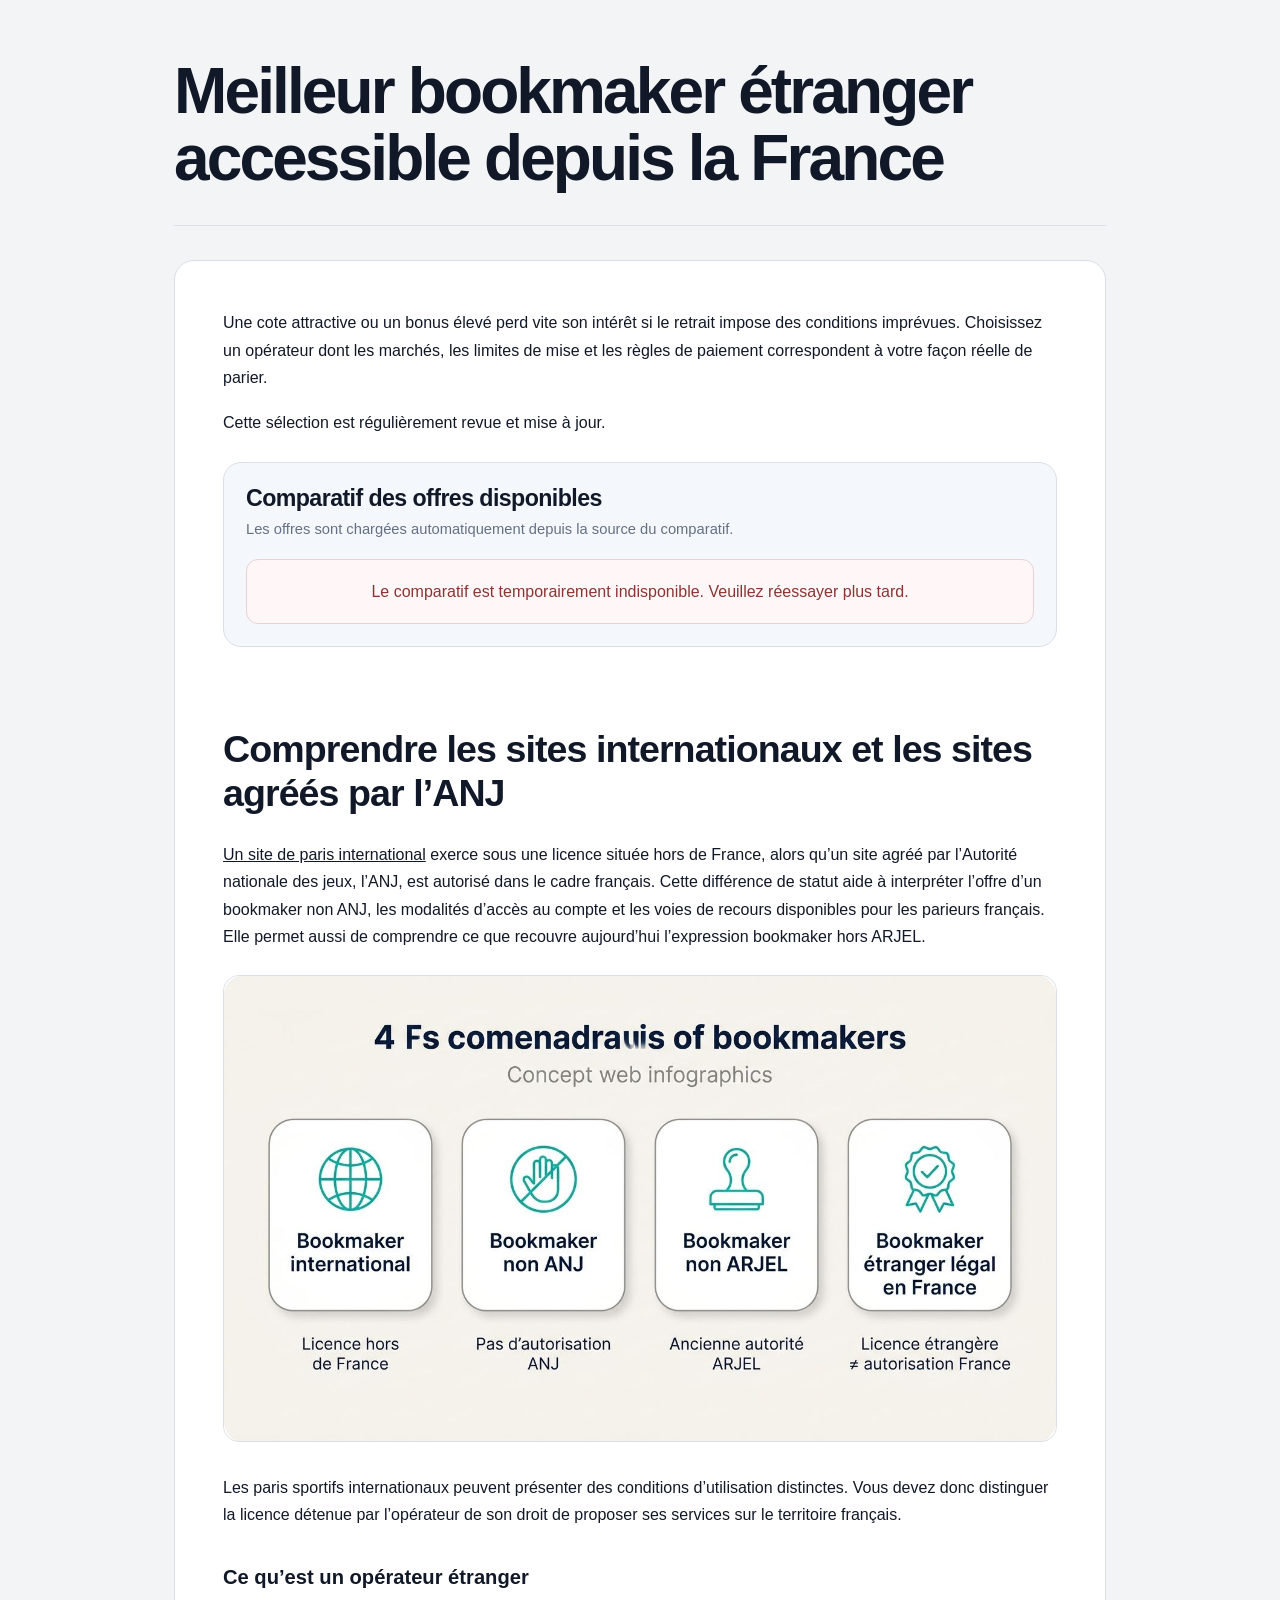
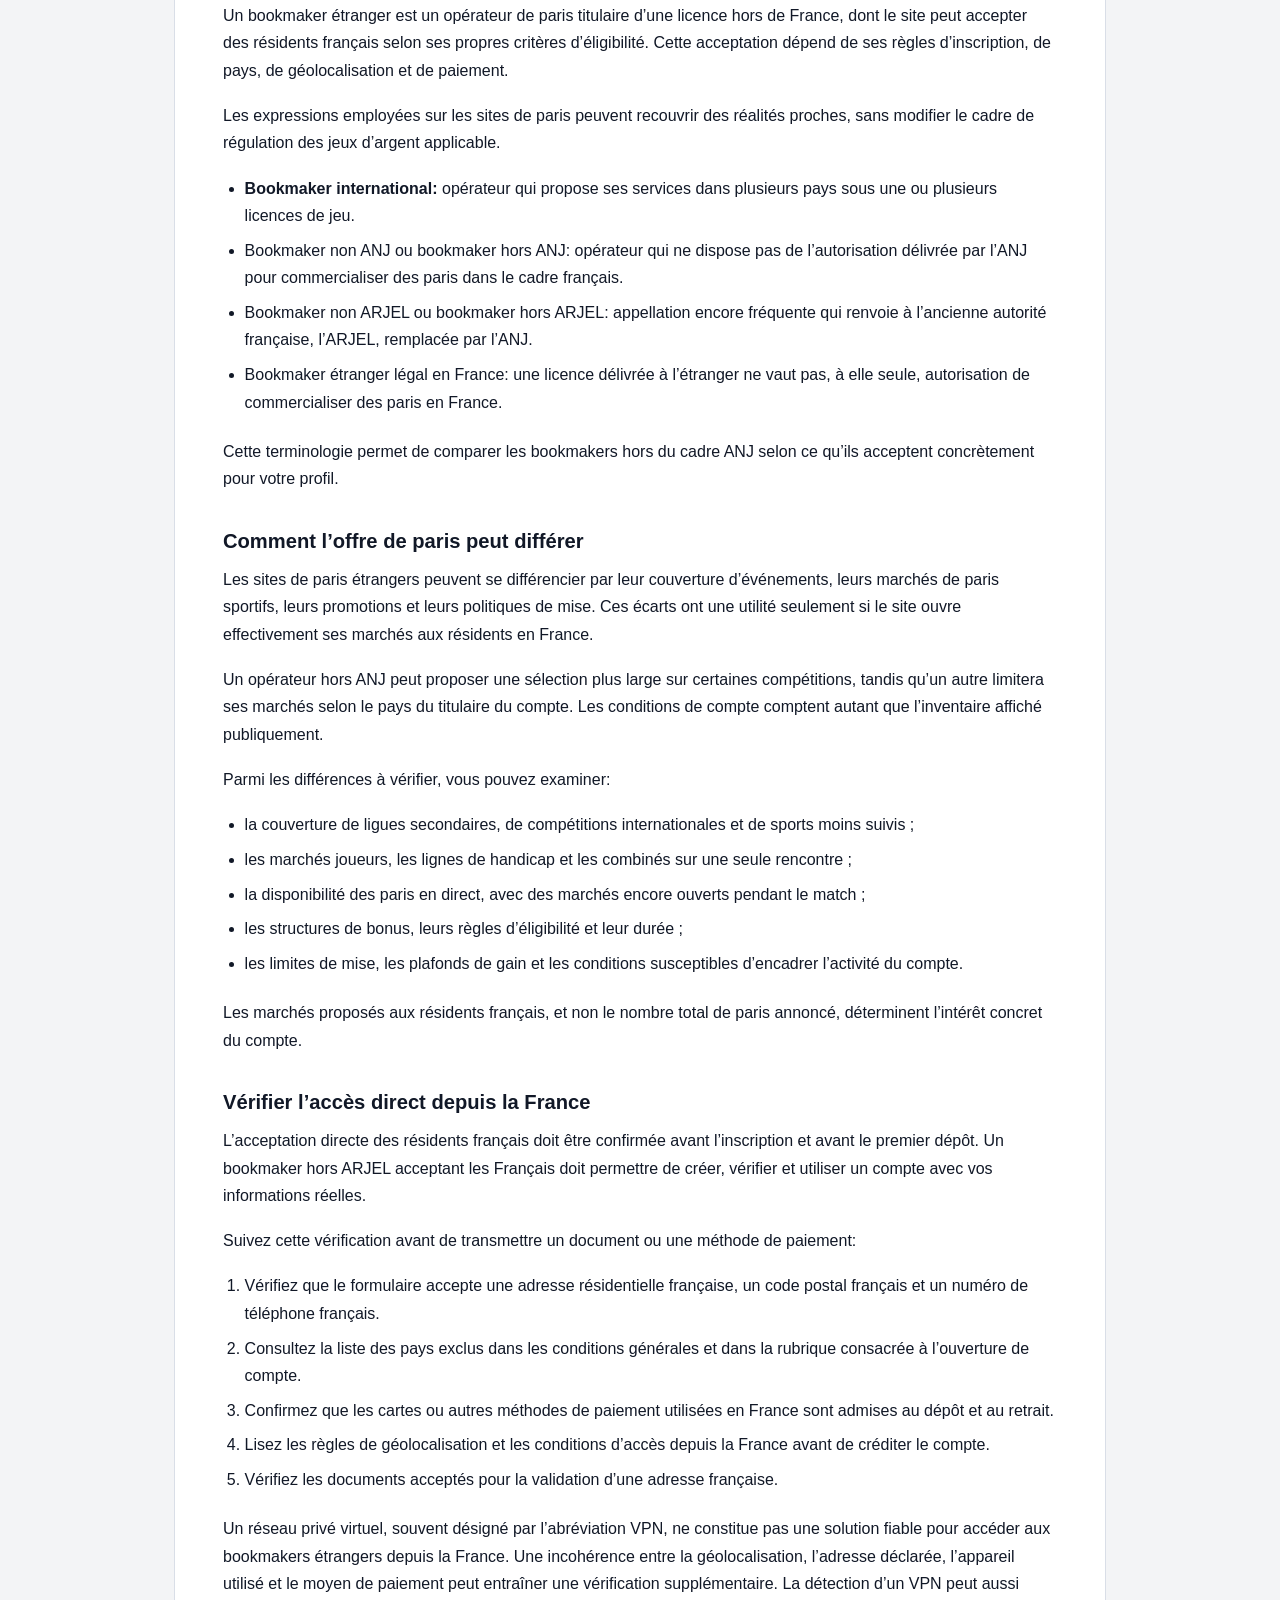
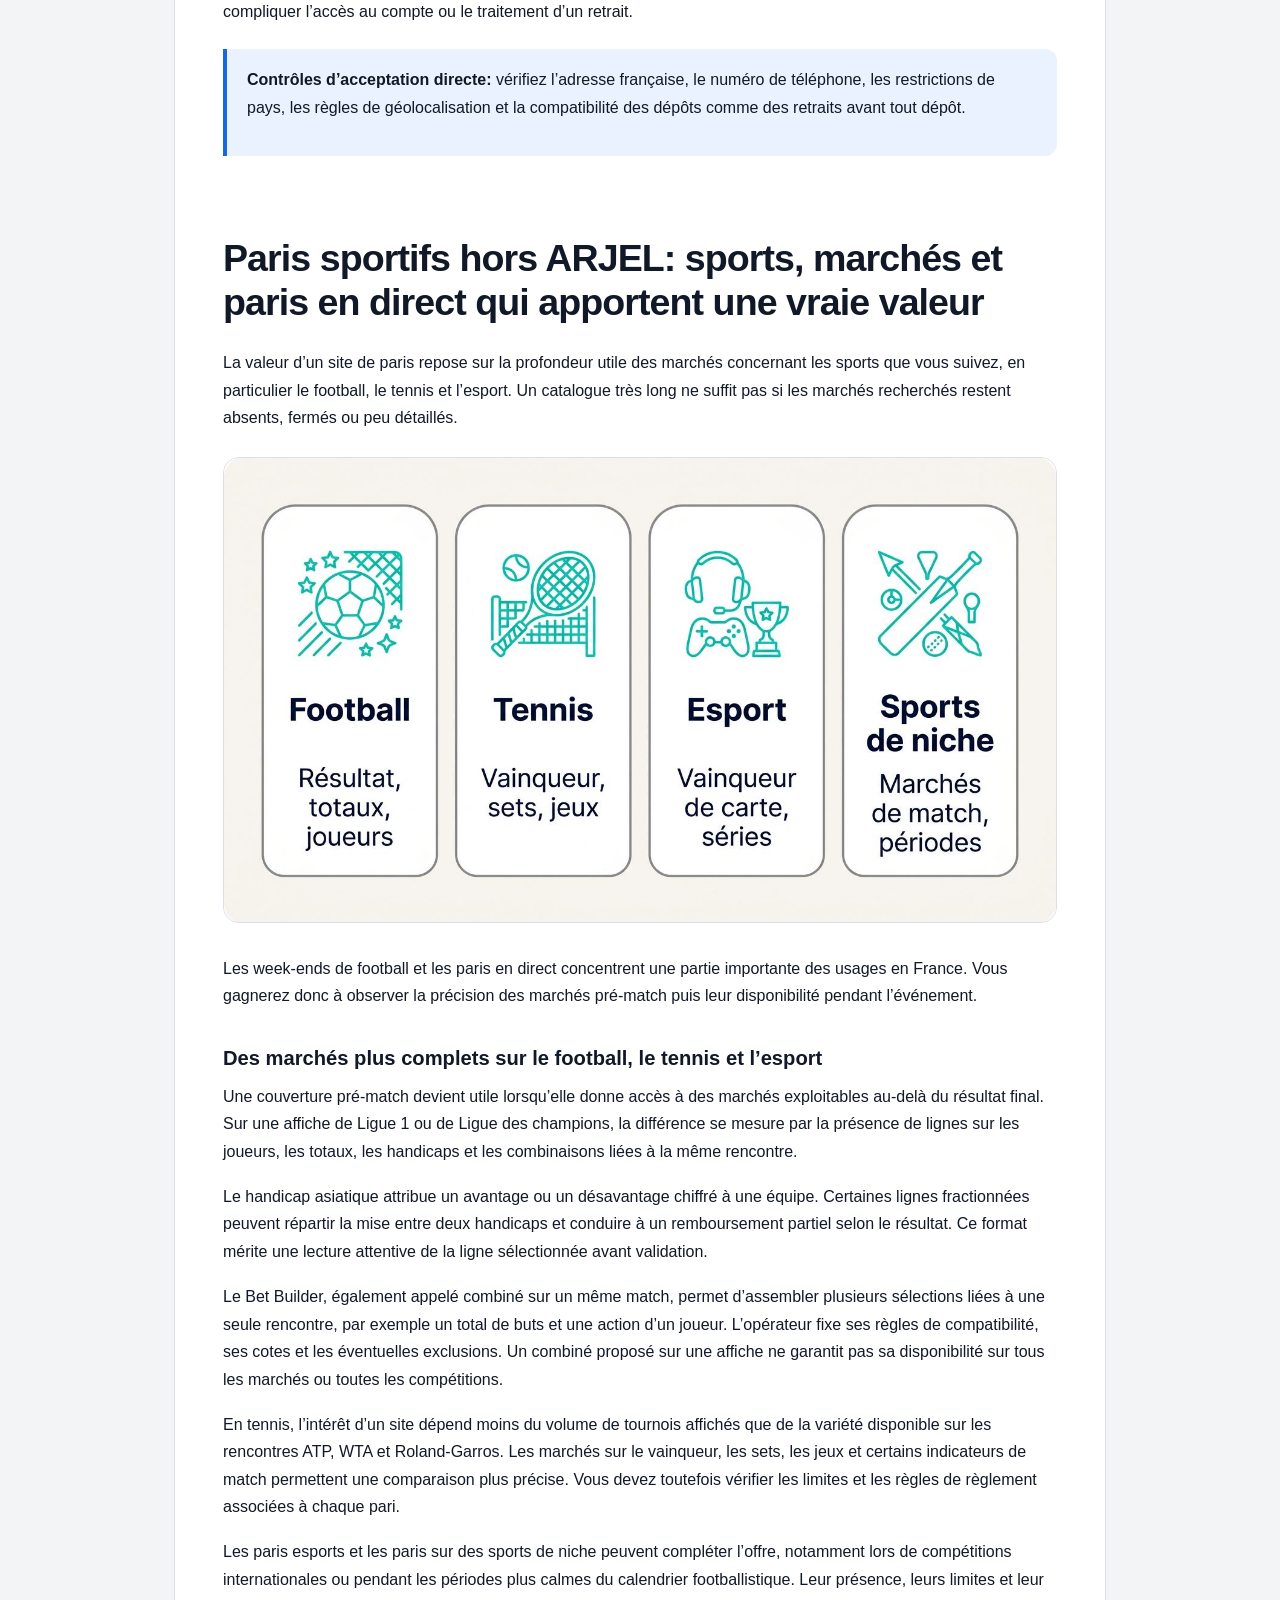
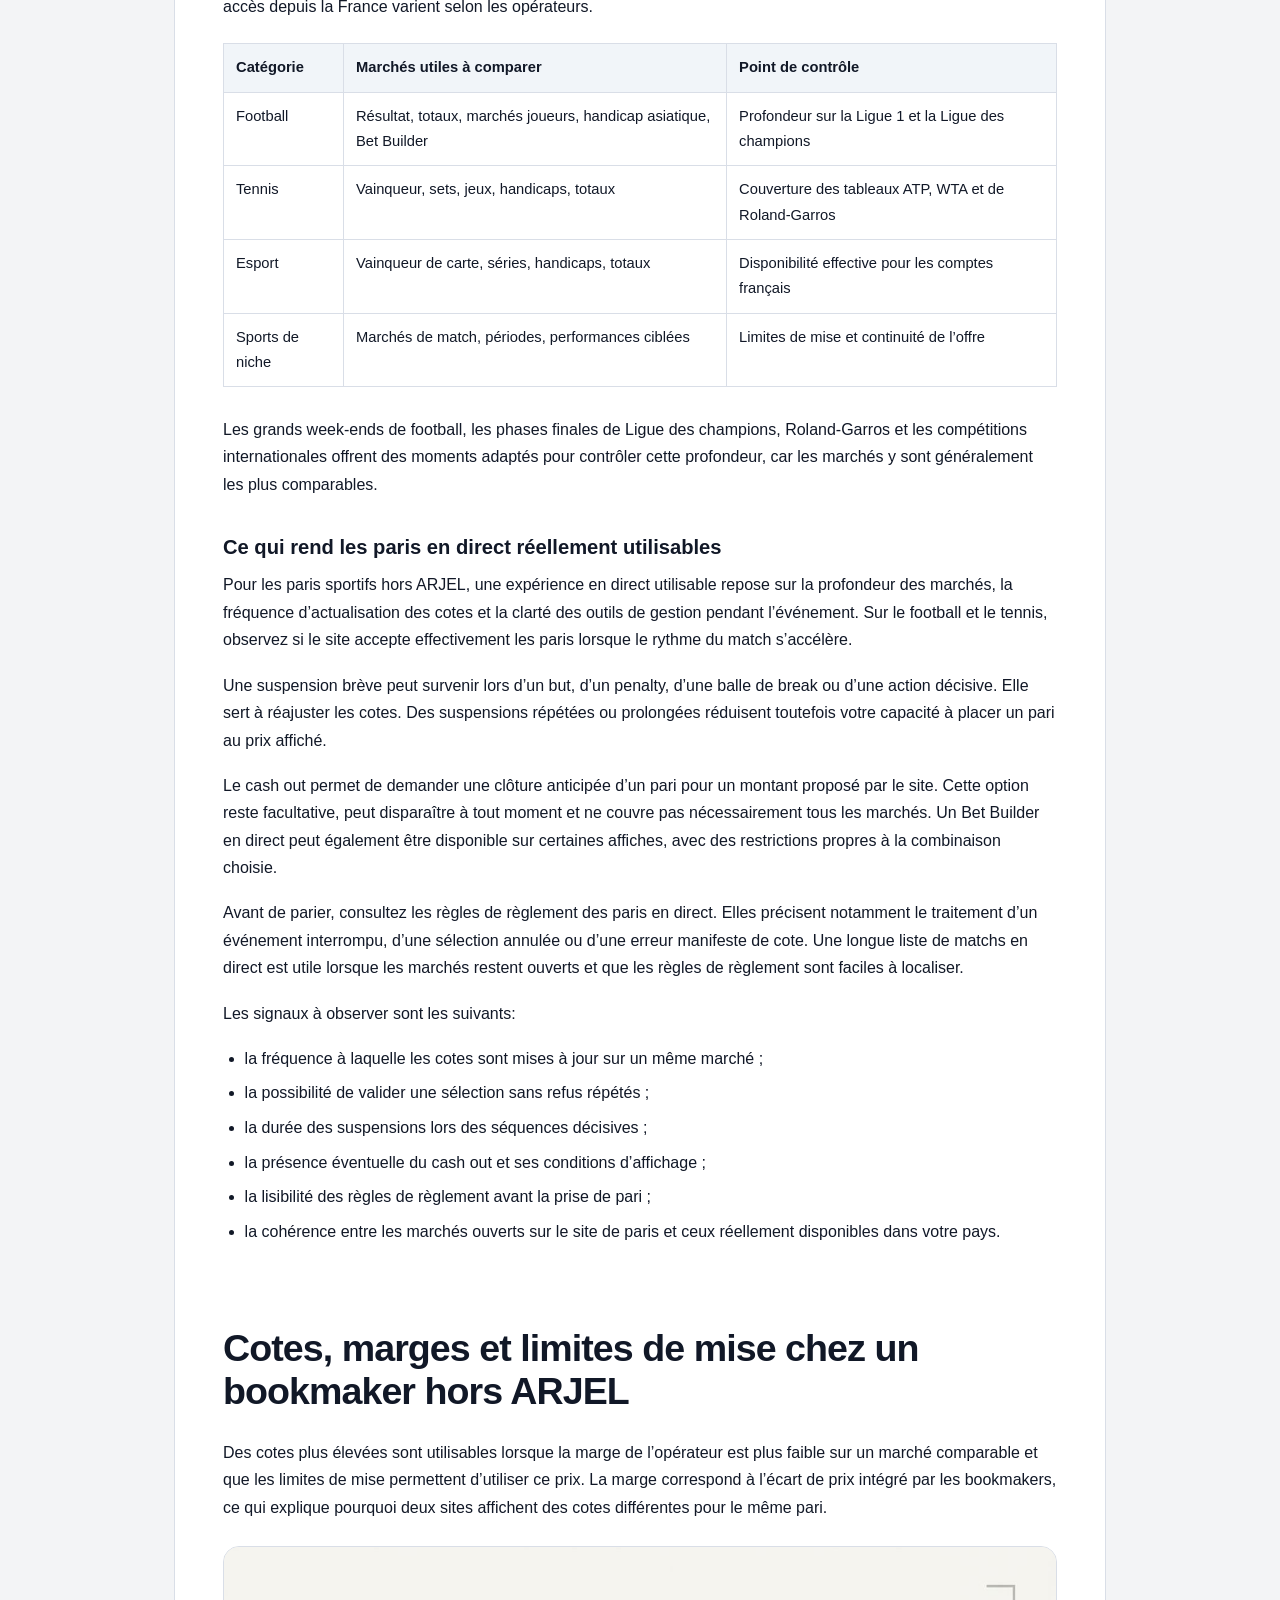
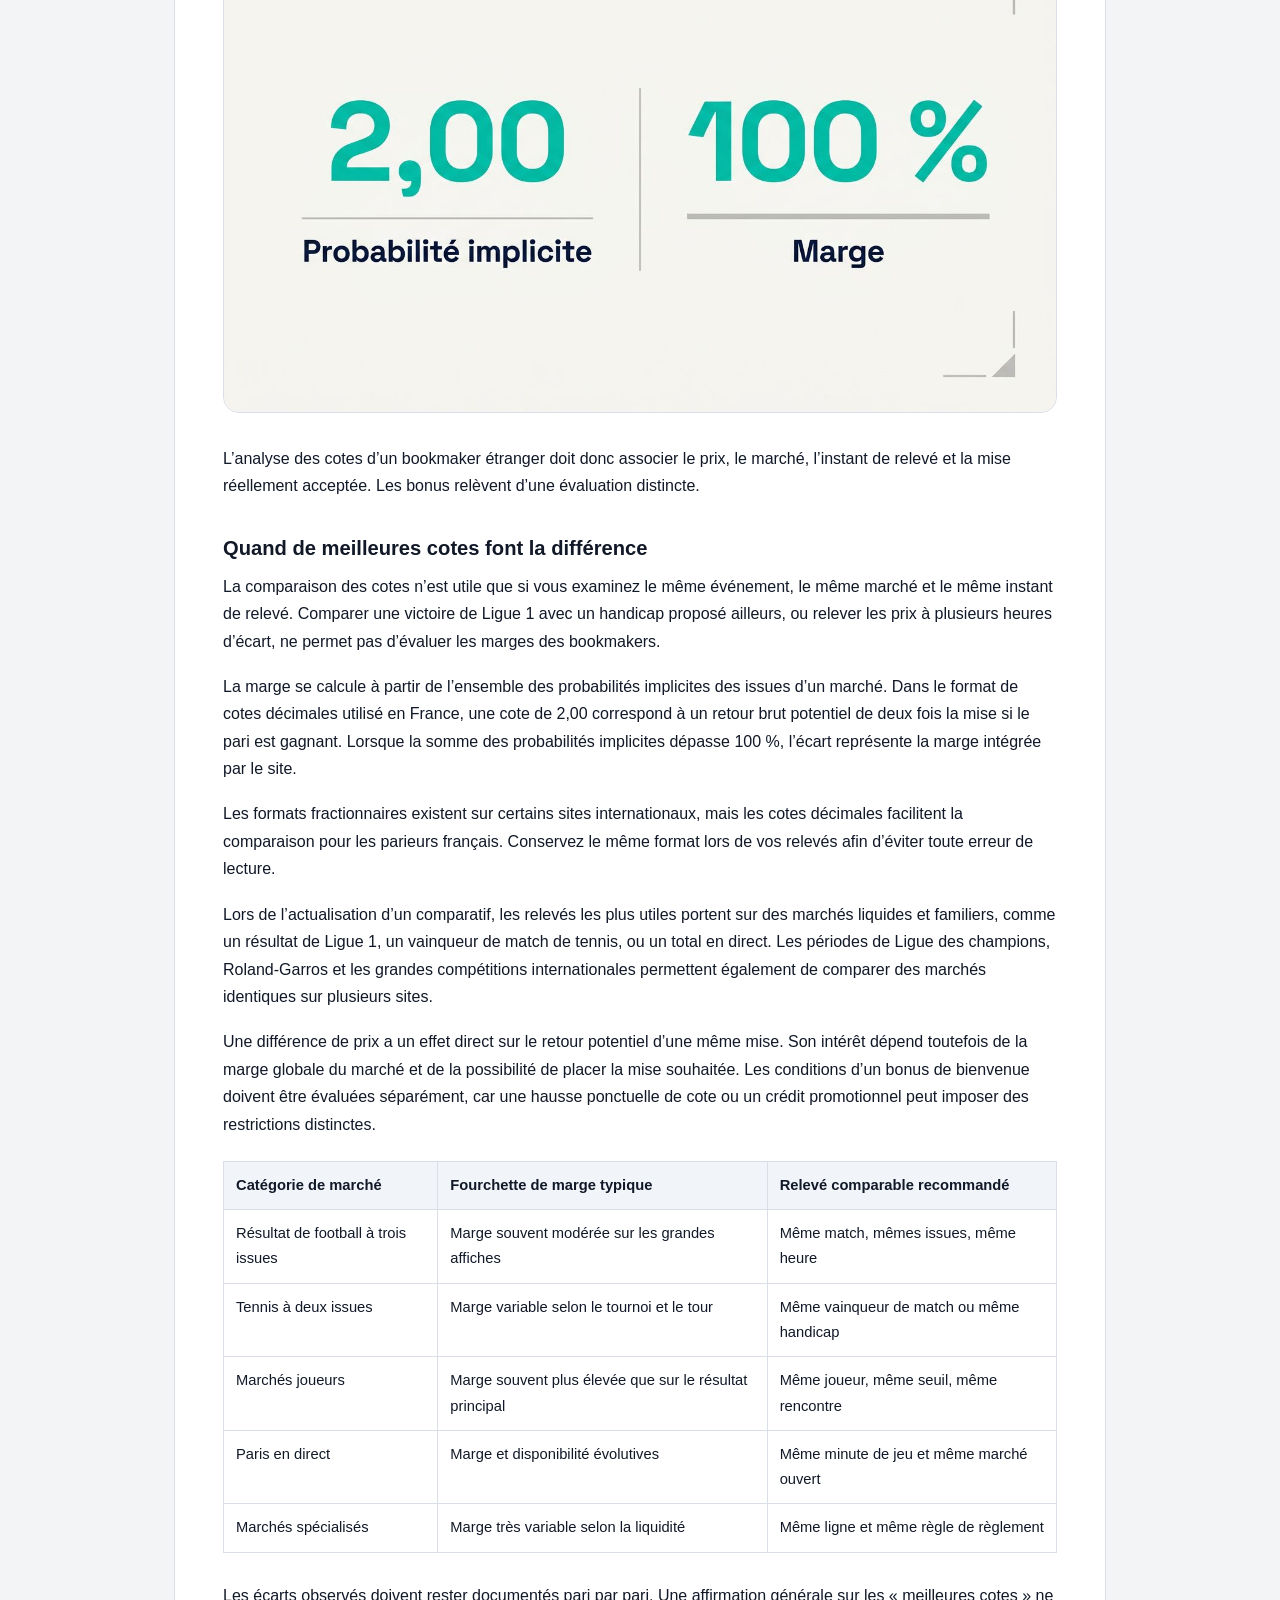
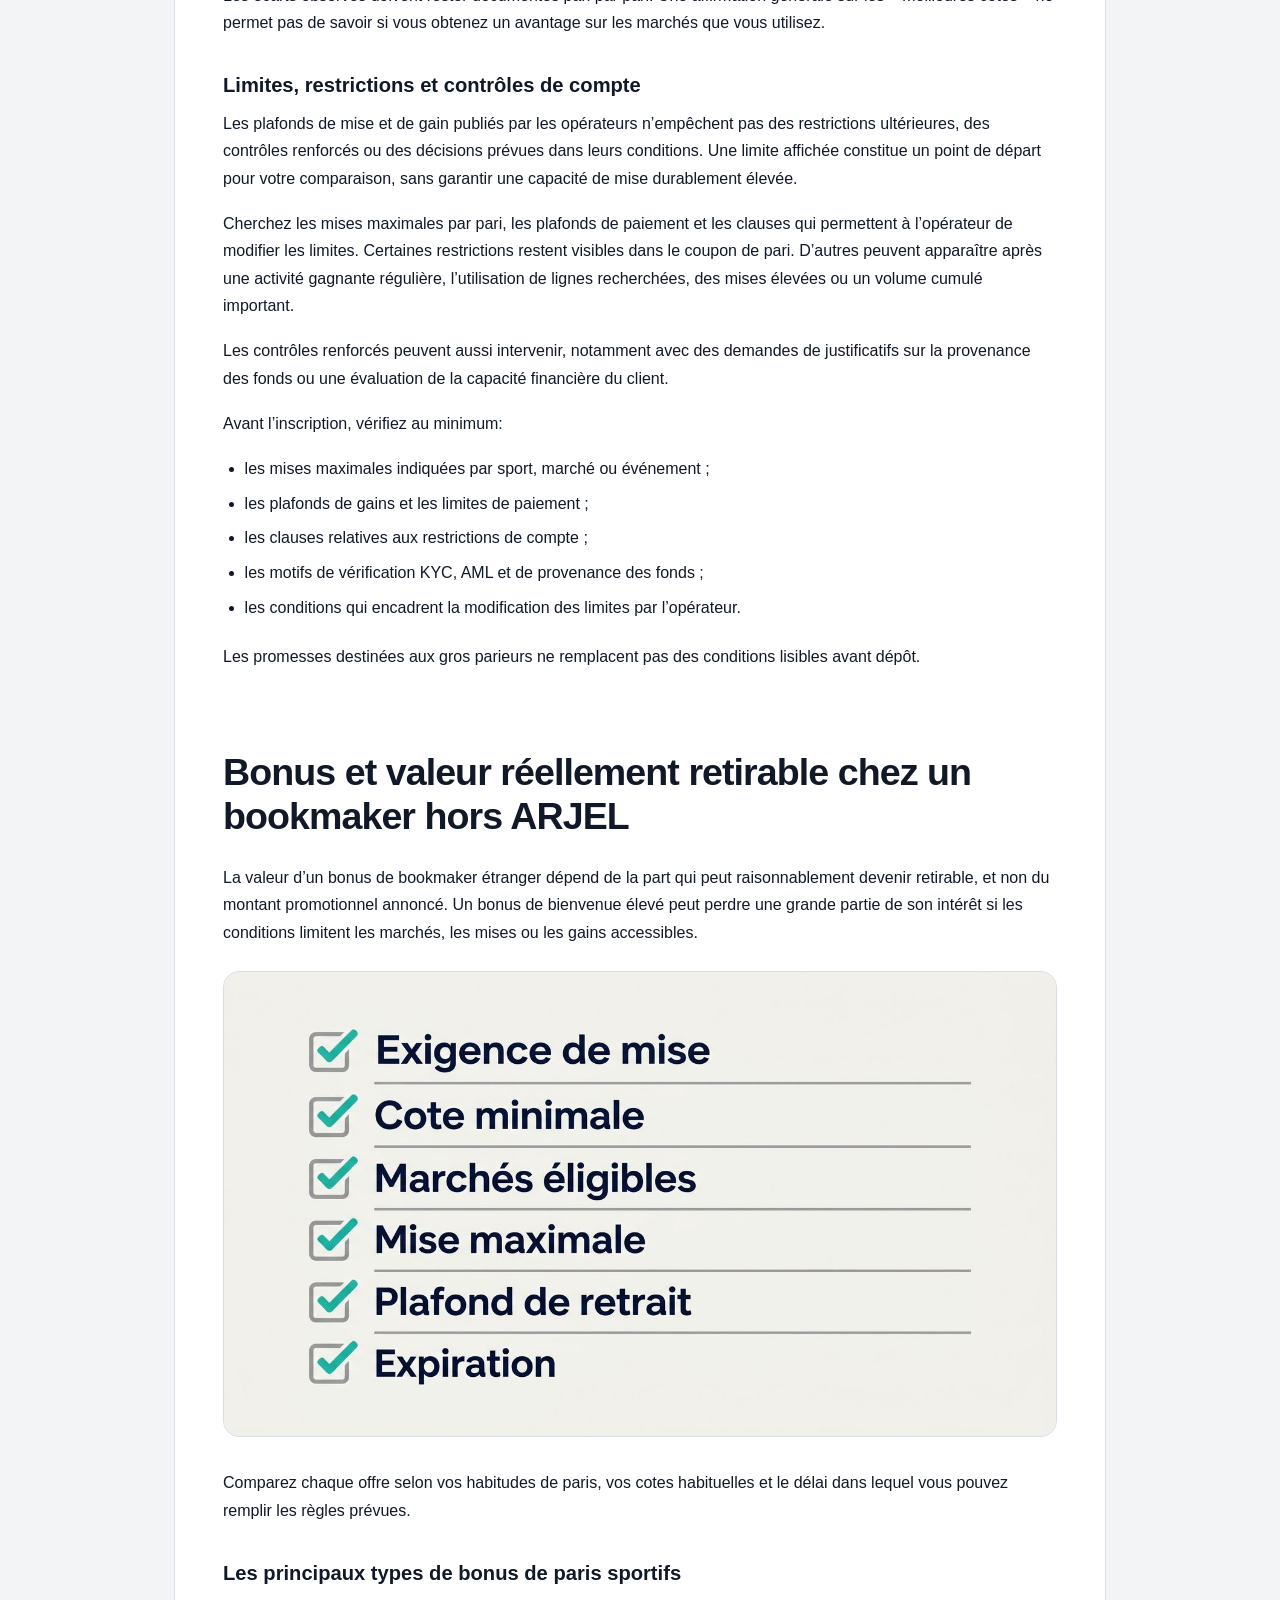
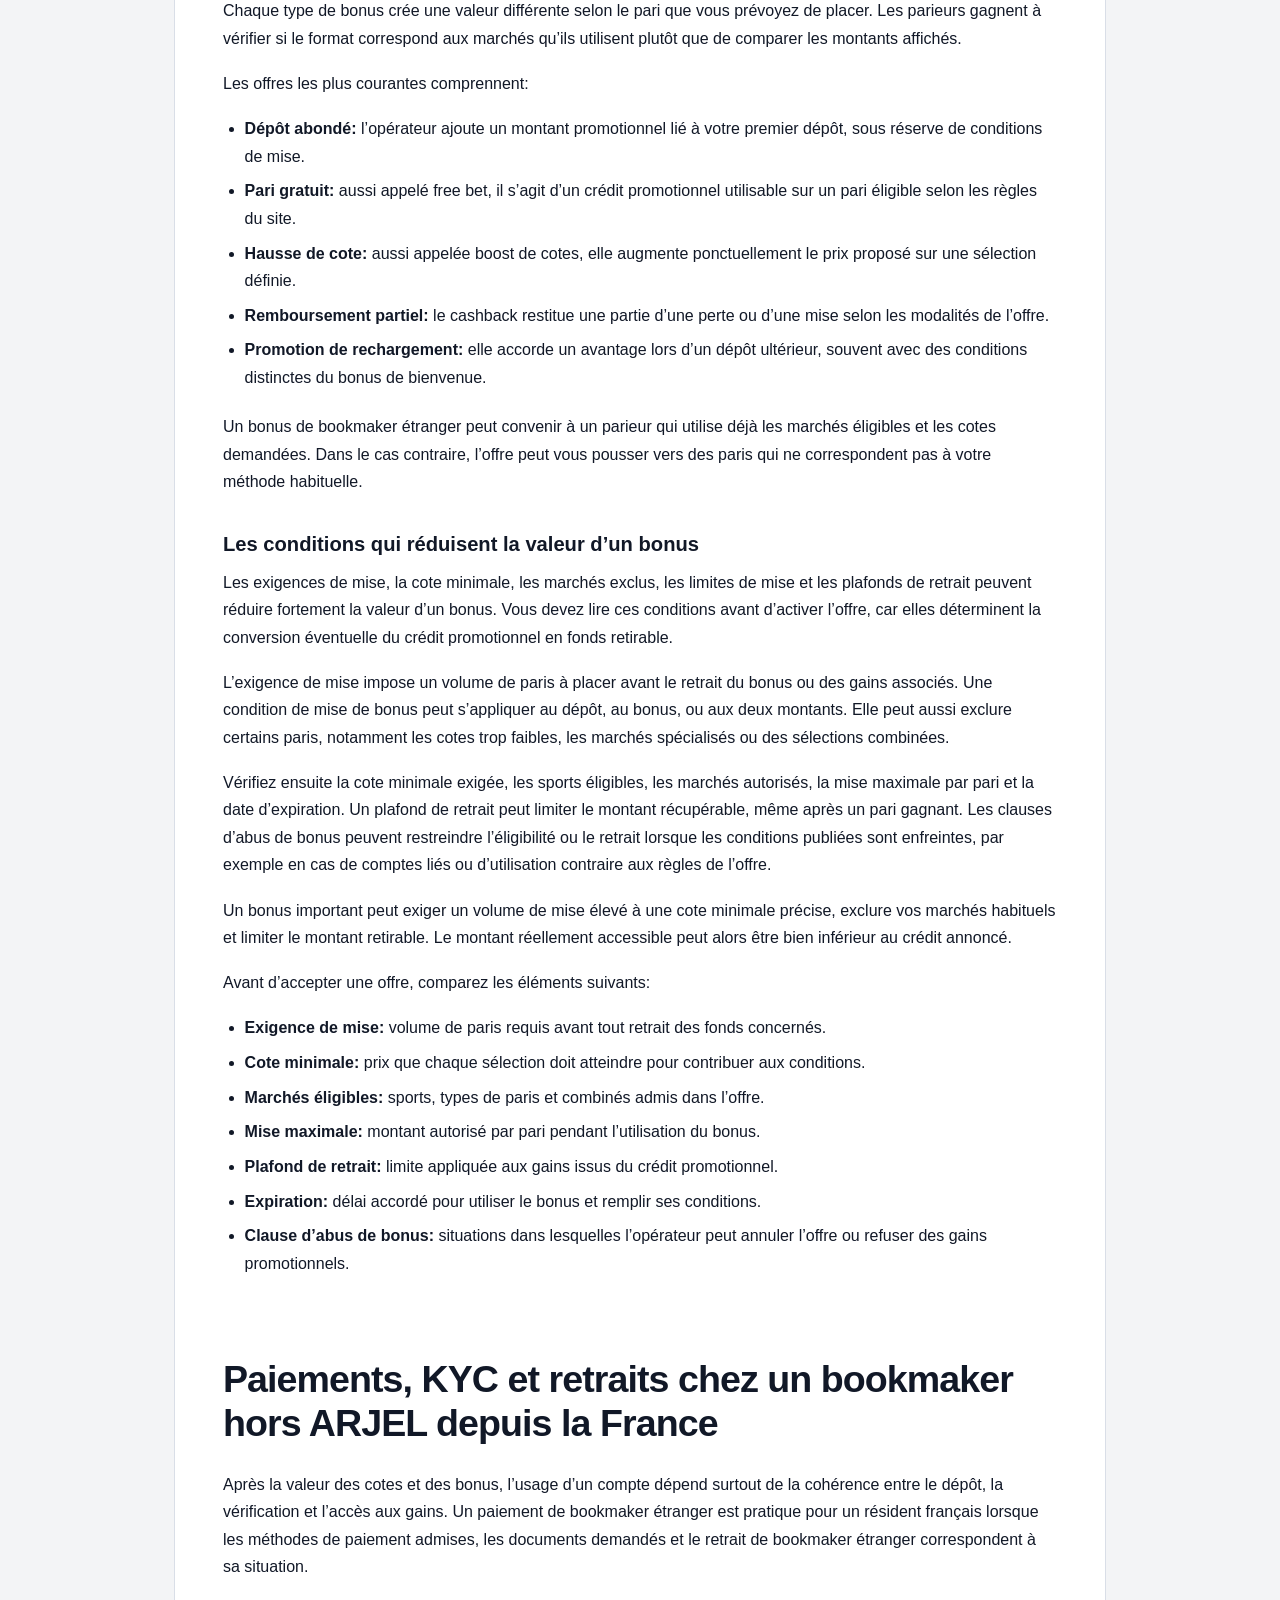
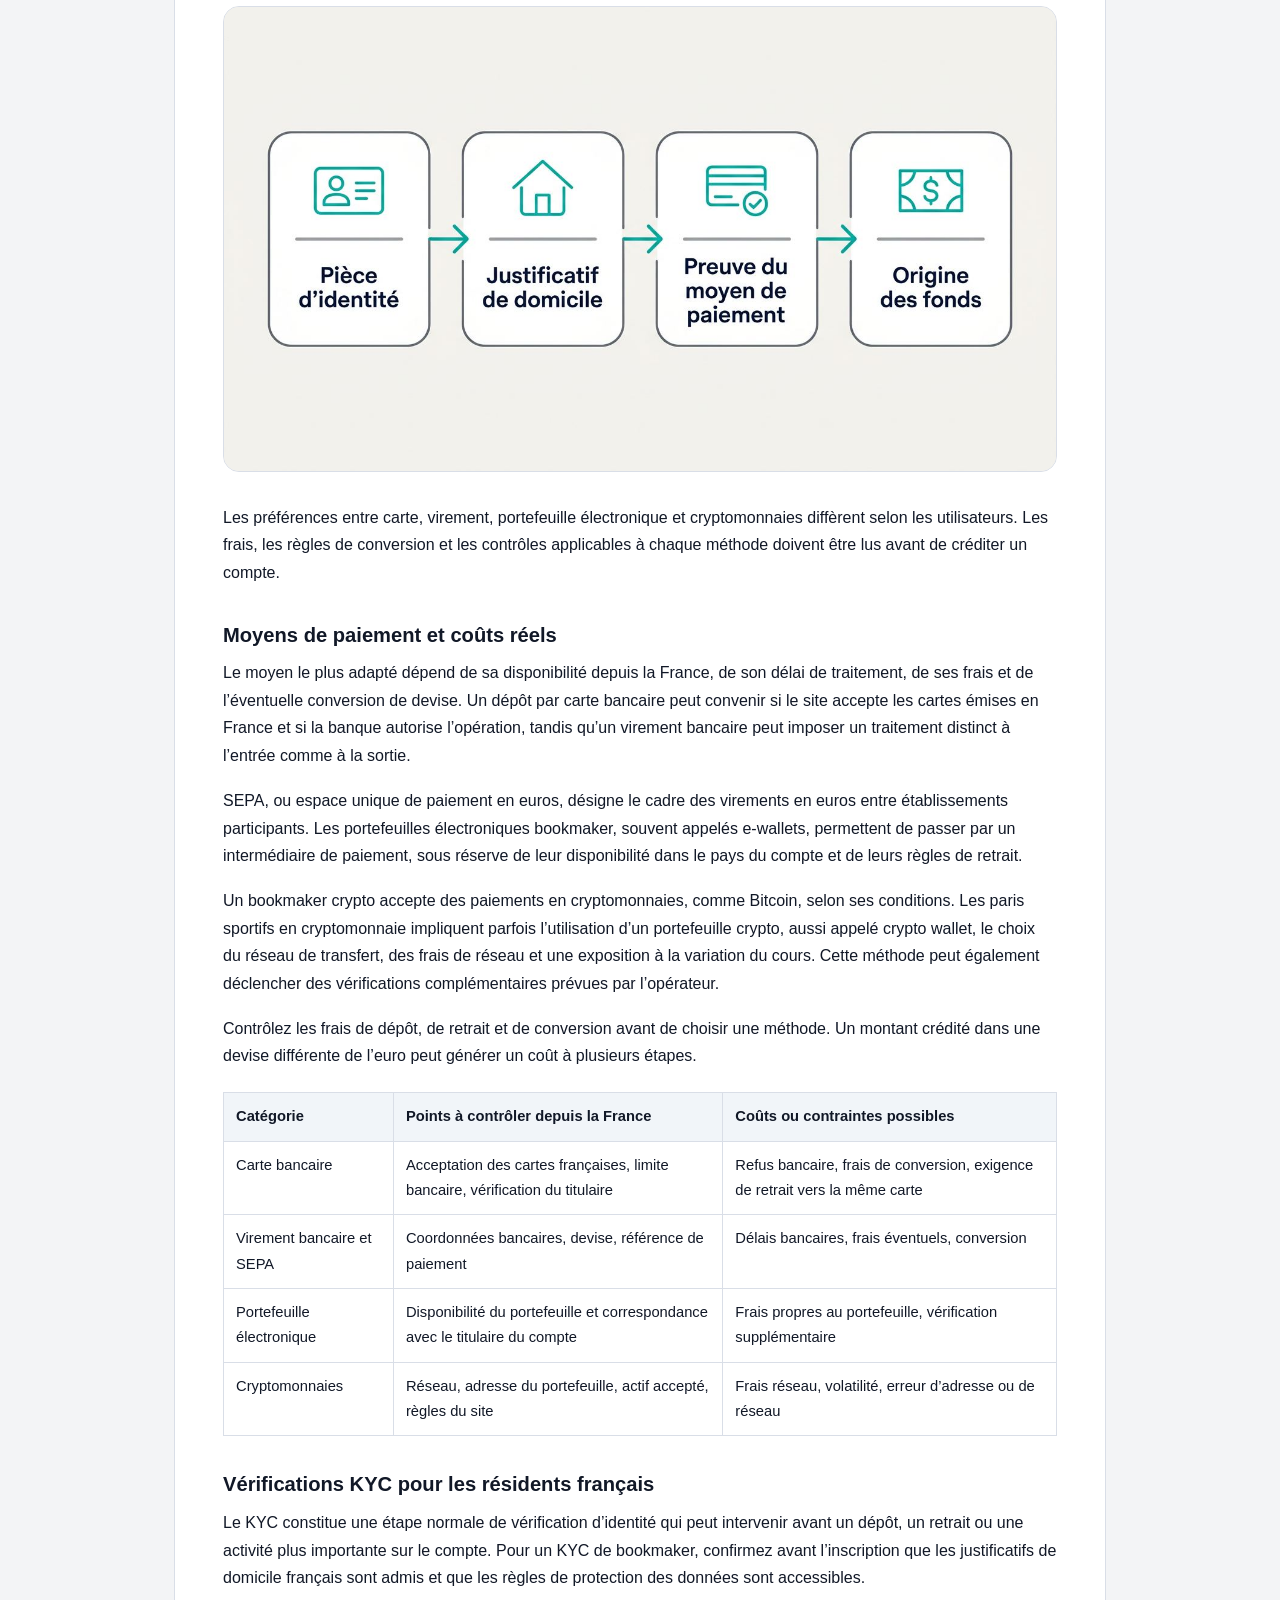
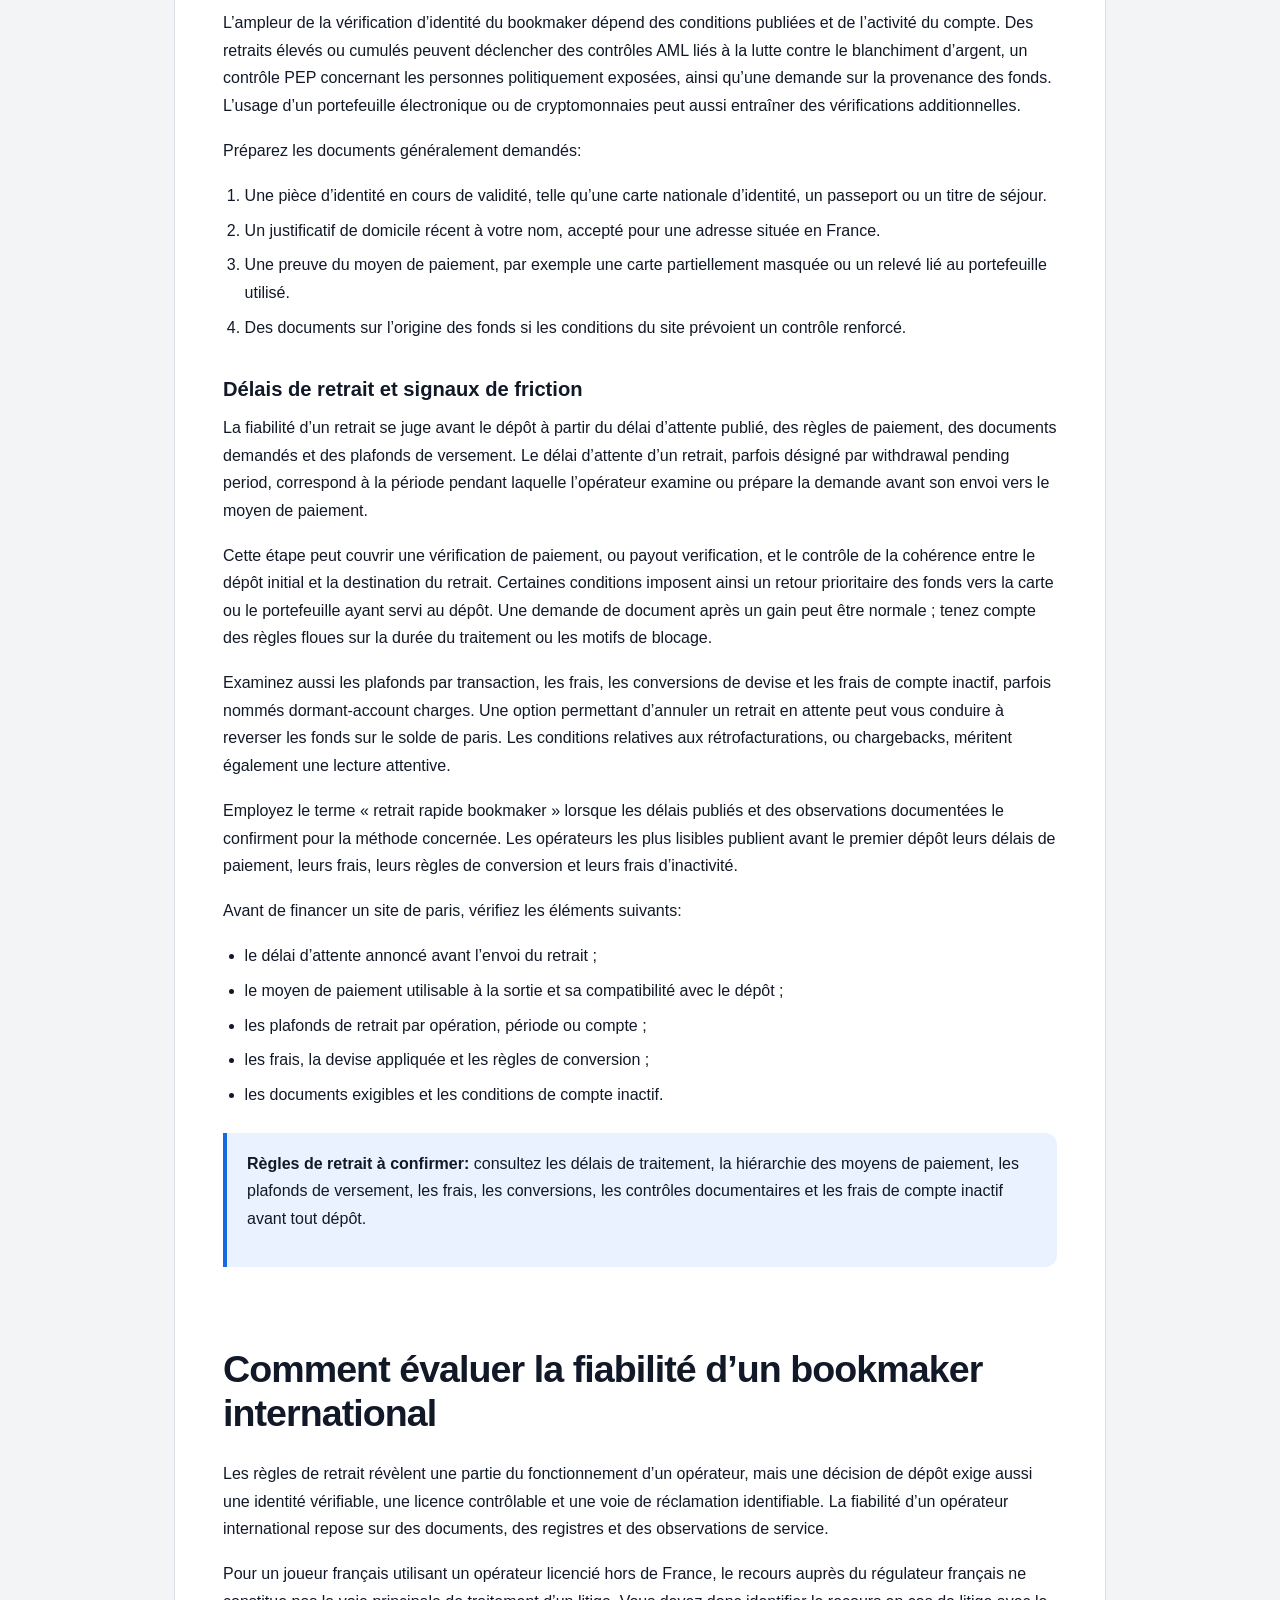
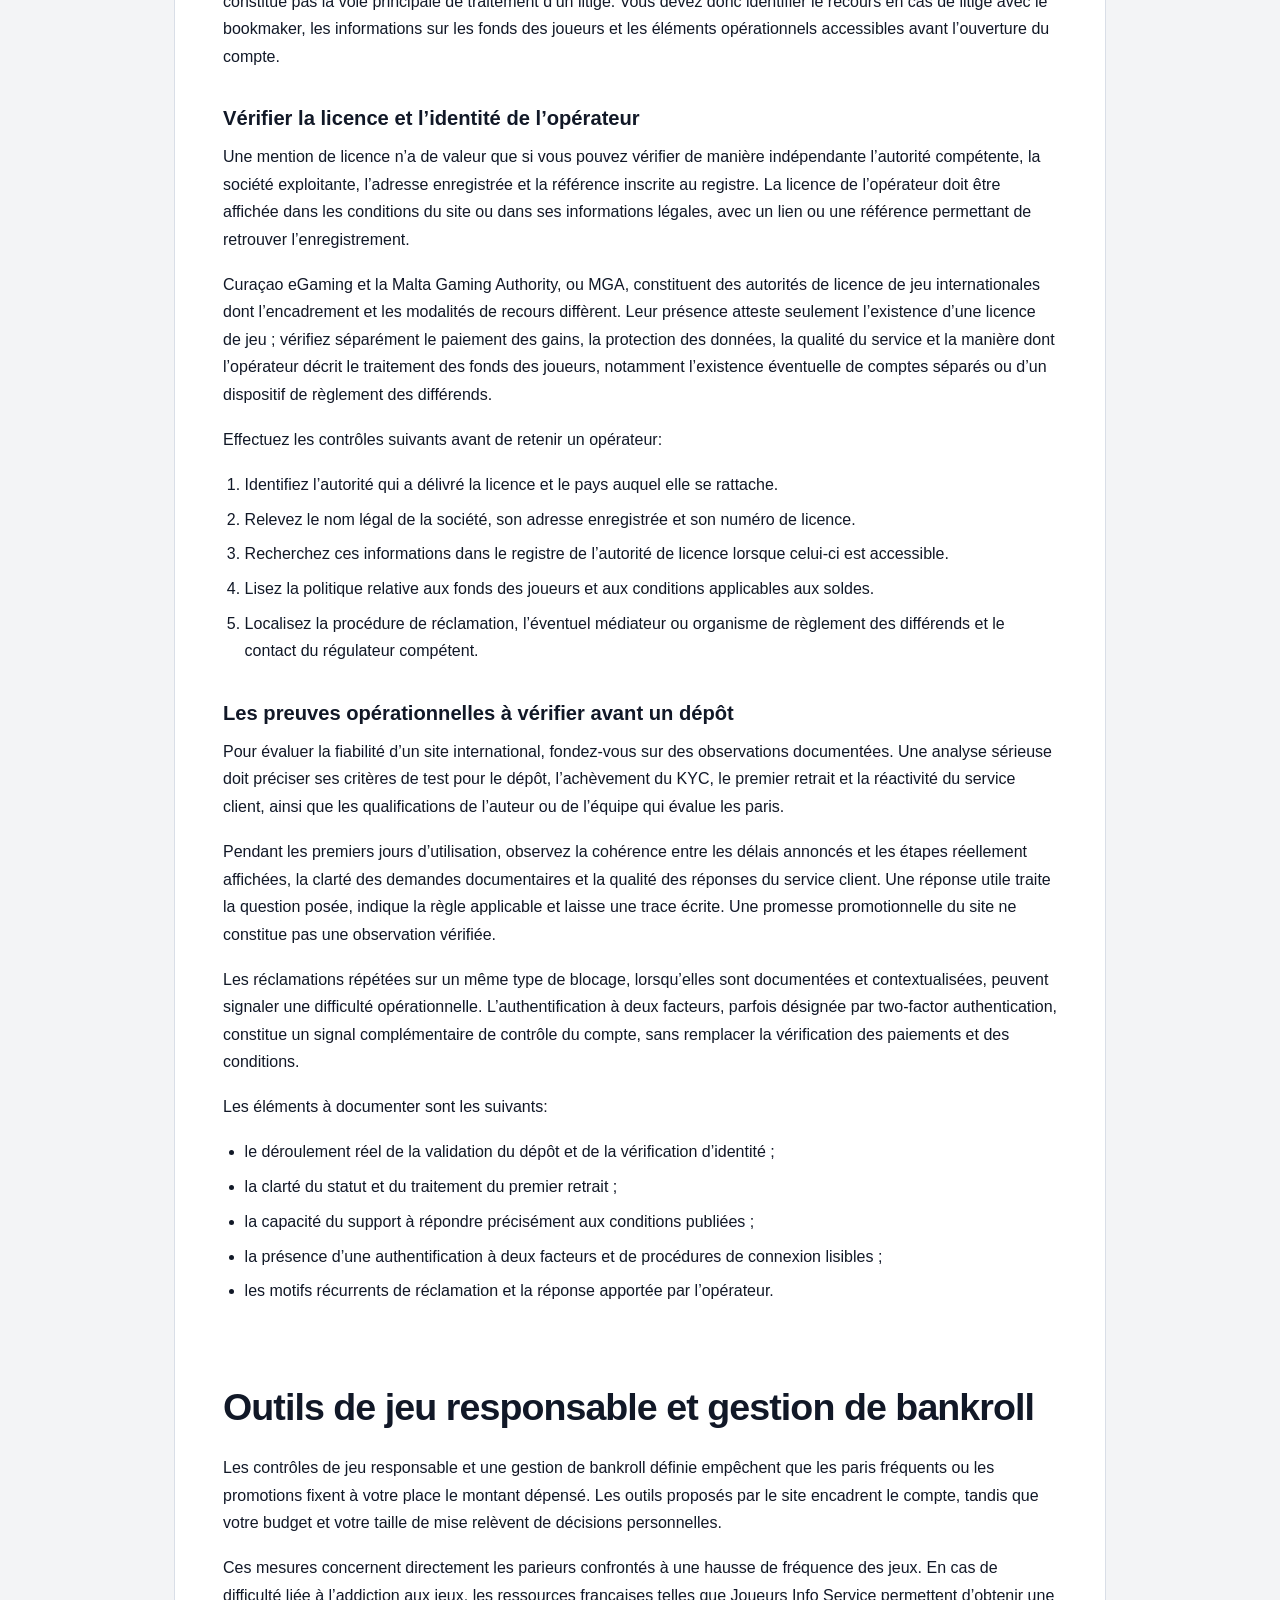
<file: public/index.html>
<!doctype html>
<html lang="fr">
<head>
<meta charset="utf-8">
<meta name="viewport" content="width=device-width,initial-scale=1">
<title>Meilleur bookmaker étranger – comparatif France 2026</title>
<meta name="description" content="Guide français pour comparer les marchés, les cotes, les bonus, les paiements, le KYC et les conditions des opérateurs internationaux.">
<meta name="theme-color" content="#f5f3ec">
<link rel="canonical" href="./">
<meta property="og:type" content="article">
<meta property="og:title" content="Meilleur bookmaker étranger – comparatif France 2026">
<meta property="og:description" content="Guide français pour comparer les marchés, les cotes, les bonus, les paiements, le KYC et les conditions des opérateurs internationaux.">
<meta property="og:image" content="assets/images/bookmaker-hors-arjel-anj-france.jpg">
<link rel="stylesheet" href="assets/css/site.css">
<script type="application/ld+json">{"@context":"https://schema.org","@type":"Article","headline":"Meilleur bookmaker étranger accessible depuis la France","description":"Guide français pour comparer les marchés, les cotes, les bonus, les paiements, le KYC et les conditions des opérateurs internationaux.","inLanguage":"fr-FR"}</script>
<link rel="icon" href="/favicon.ico" sizes="any">
<link rel="icon" type="image/png" href="/favicon.png">
</head>
<body data-rsssl=1>
<a class="skip-link" href="#main">Aller au contenu</a>

<main id="main">
  <section class="page-lead">
    <h1>Meilleur bookmaker étranger accessible depuis la France</h1>
  </section>

  <article class="article">
    
<p>Une cote attractive ou un bonus élevé perd vite son intérêt si le retrait impose des conditions imprévues. Choisissez un opérateur dont les marchés, les limites de mise et les règles de paiement correspondent à votre façon réelle de parier.</p>
<p>Cette sélection est régulièrement revue et mise à jour.</p>

<section aria-labelledby="top-table-title" class="affiliate-top">
<div class="affiliate-heading">
<h2 id="top-table-title">Comparatif des offres disponibles</h2>
<p>Les offres sont chargées automatiquement depuis la source du comparatif.</p>
</div>
<div aria-live="polite" class="affiliate-list" id="affiliate-table">
<div class="affiliate-card skeleton-card">
<div class="skel skel-logo"></div><div class="skel skel-lines"></div>
<div class="skel skel-bonus"></div><div class="skel skel-button"></div>
</div>
<div class="affiliate-card skeleton-card">
<div class="skel skel-logo"></div><div class="skel skel-lines"></div>
<div class="skel skel-bonus"></div><div class="skel skel-button"></div>
</div>
<div class="affiliate-card skeleton-card">
<div class="skel skel-logo"></div><div class="skel skel-lines"></div>
<div class="skel skel-bonus"></div><div class="skel skel-button"></div>
</div>
</div>
</section>
<h2 id="comprendre-les-sites-internationaux-et-les-sites-agrees-par-l-anj">Comprendre les sites internationaux et les sites agréés par l’ANJ</h2>
<p><a href="https://casino.damscore.com/">Un site de paris international</a> exerce sous une licence située hors de France, alors qu’un site agréé par l’Autorité nationale des jeux, l’ANJ, est autorisé dans le cadre français. Cette différence de statut aide à interpréter l’offre d’un bookmaker non ANJ, les modalités d’accès au compte et les voies de recours disponibles pour les parieurs français. Elle permet aussi de comprendre ce que recouvre aujourd’hui l’expression bookmaker hors ARJEL.</p><figure class="article-image"><img alt="Comparaison entre opérateurs internationaux, opérateurs non ANJ et cadre français." decoding="async" fetchpriority="high" height="768" loading="eager" src="assets/images/bookmaker-hors-arjel-anj-france.jpg" width="1365"/></figure>
<p>Les paris sportifs internationaux peuvent présenter des conditions d’utilisation distinctes. Vous devez donc distinguer la licence détenue par l’opérateur de son droit de proposer ses services sur le territoire français.</p>
<h3 id="ce-qu-est-un-operateur-etranger">Ce qu’est un opérateur étranger</h3>
<p>Un bookmaker étranger est un opérateur de paris titulaire d’une licence hors de France, dont le site peut accepter des résidents français selon ses propres critères d’éligibilité. Cette acceptation dépend de ses règles d’inscription, de pays, de géolocalisation et de paiement.</p>
<p>Les expressions employées sur les sites de paris peuvent recouvrir des réalités proches, sans modifier le cadre de régulation des jeux d’argent applicable.</p>
<ul>
<li><strong>Bookmaker international:</strong> opérateur qui propose ses services dans plusieurs pays sous une ou plusieurs licences de jeu.</li>
<li>Bookmaker non ANJ ou bookmaker hors ANJ: opérateur qui ne dispose pas de l’autorisation délivrée par l’ANJ pour commercialiser des paris dans le cadre français.</li>
<li>Bookmaker non ARJEL ou bookmaker hors ARJEL: appellation encore fréquente qui renvoie à l’ancienne autorité française, l’ARJEL, remplacée par l’ANJ.</li>
<li>Bookmaker étranger légal en France: une licence délivrée à l’étranger ne vaut pas, à elle seule, autorisation de commercialiser des paris en France.</li>
</ul>
<p>Cette terminologie permet de comparer les bookmakers hors du cadre ANJ selon ce qu’ils acceptent concrètement pour votre profil.</p>
<h3 id="comment-l-offre-de-paris-peut-differer">Comment l’offre de paris peut différer</h3>
<p>Les sites de paris étrangers peuvent se différencier par leur couverture d’événements, leurs marchés de paris sportifs, leurs promotions et leurs politiques de mise. Ces écarts ont une utilité seulement si le site ouvre effectivement ses marchés aux résidents en France.</p>
<p>Un opérateur hors ANJ peut proposer une sélection plus large sur certaines compétitions, tandis qu’un autre limitera ses marchés selon le pays du titulaire du compte. Les conditions de compte comptent autant que l’inventaire affiché publiquement.</p>
<p>Parmi les différences à vérifier, vous pouvez examiner:</p>
<ul>
<li>la couverture de ligues secondaires, de compétitions internationales et de sports moins suivis ;</li>
<li>les marchés joueurs, les lignes de handicap et les combinés sur une seule rencontre ;</li>
<li>la disponibilité des paris en direct, avec des marchés encore ouverts pendant le match ;</li>
<li>les structures de bonus, leurs règles d’éligibilité et leur durée ;</li>
<li>les limites de mise, les plafonds de gain et les conditions susceptibles d’encadrer l’activité du compte.</li>
</ul>
<p>Les marchés proposés aux résidents français, et non le nombre total de paris annoncé, déterminent l’intérêt concret du compte.</p>
<h3 id="verifier-l-acces-direct-depuis-la-france">Vérifier l’accès direct depuis la France</h3>
<p>L’acceptation directe des résidents français doit être confirmée avant l’inscription et avant le premier dépôt. Un bookmaker hors ARJEL acceptant les Français doit permettre de créer, vérifier et utiliser un compte avec vos informations réelles.</p>
<p>Suivez cette vérification avant de transmettre un document ou une méthode de paiement:</p>
<ol>
<li>Vérifiez que le formulaire accepte une adresse résidentielle française, un code postal français et un numéro de téléphone français.</li>
<li>Consultez la liste des pays exclus dans les conditions générales et dans la rubrique consacrée à l’ouverture de compte.</li>
<li>Confirmez que les cartes ou autres méthodes de paiement utilisées en France sont admises au dépôt et au retrait.</li>
<li>Lisez les règles de géolocalisation et les conditions d’accès depuis la France avant de créditer le compte.</li>
<li>Vérifiez les documents acceptés pour la validation d’une adresse française.</li>
</ol>
<p>Un réseau privé virtuel, souvent désigné par l’abréviation VPN, ne constitue pas une solution fiable pour accéder aux bookmakers étrangers depuis la France. Une incohérence entre la géolocalisation, l’adresse déclarée, l’appareil utilisé et le moyen de paiement peut entraîner une vérification supplémentaire. La détection d’un VPN peut aussi compliquer l’accès au compte ou le traitement d’un retrait.</p>
<blockquote>
<p><strong>Contrôles d’acceptation directe:</strong> vérifiez l’adresse française, le numéro de téléphone, les restrictions de pays, les règles de géolocalisation et la compatibilité des dépôts comme des retraits avant tout dépôt.</p>
</blockquote>
<h2 id="paris-sportifs-hors-arjel-sports-marches-et-paris-en-direct-qui-apportent-une-vraie-valeur">Paris sportifs hors ARJEL: sports, marchés et paris en direct qui apportent une vraie valeur</h2>
<p>La valeur d’un site de paris repose sur la profondeur utile des marchés concernant les sports que vous suivez, en particulier le football, le tennis et l’esport. Un catalogue très long ne suffit pas si les marchés recherchés restent absents, fermés ou peu détaillés.</p><figure class="article-image"><img alt="Comparaison des marchés disponibles sur le football, le tennis, l’esport et les sports de niche." decoding="async" height="768" loading="lazy" src="assets/images/paris-sportifs-hors-arjel-sports-marches-direct.jpg" width="1365"/></figure>
<p>Les week-ends de football et les paris en direct concentrent une partie importante des usages en France. Vous gagnerez donc à observer la précision des marchés pré-match puis leur disponibilité pendant l’événement.</p>
<h3 id="des-marches-plus-complets-sur-le-football-le-tennis-et-l-esport">Des marchés plus complets sur le football, le tennis et l’esport</h3>
<p>Une couverture pré-match devient utile lorsqu’elle donne accès à des marchés exploitables au-delà du résultat final. Sur une affiche de Ligue 1 ou de Ligue des champions, la différence se mesure par la présence de lignes sur les joueurs, les totaux, les handicaps et les combinaisons liées à la même rencontre.</p>
<p>Le handicap asiatique attribue un avantage ou un désavantage chiffré à une équipe. Certaines lignes fractionnées peuvent répartir la mise entre deux handicaps et conduire à un remboursement partiel selon le résultat. Ce format mérite une lecture attentive de la ligne sélectionnée avant validation.</p>
<p>Le Bet Builder, également appelé combiné sur un même match, permet d’assembler plusieurs sélections liées à une seule rencontre, par exemple un total de buts et une action d’un joueur. L’opérateur fixe ses règles de compatibilité, ses cotes et les éventuelles exclusions. Un combiné proposé sur une affiche ne garantit pas sa disponibilité sur tous les marchés ou toutes les compétitions.</p>
<p>En tennis, l’intérêt d’un site dépend moins du volume de tournois affichés que de la variété disponible sur les rencontres ATP, WTA et Roland-Garros. Les marchés sur le vainqueur, les sets, les jeux et certains indicateurs de match permettent une comparaison plus précise. Vous devez toutefois vérifier les limites et les règles de règlement associées à chaque pari.</p>
<p>Les paris esports et les paris sur des sports de niche peuvent compléter l’offre, notamment lors de compétitions internationales ou pendant les périodes plus calmes du calendrier footballistique. Leur présence, leurs limites et leur accès depuis la France varient selon les opérateurs.</p>
<table>
<thead>
<tr>
<th>Catégorie</th>
<th>Marchés utiles à comparer</th>
<th>Point de contrôle</th>
</tr>
</thead>
<tbody>
<tr>
<td>Football</td>
<td>Résultat, totaux, marchés joueurs, handicap asiatique, Bet Builder</td>
<td>Profondeur sur la Ligue 1 et la Ligue des champions</td>
</tr>
<tr>
<td>Tennis</td>
<td>Vainqueur, sets, jeux, handicaps, totaux</td>
<td>Couverture des tableaux ATP, WTA et de Roland-Garros</td>
</tr>
<tr>
<td>Esport</td>
<td>Vainqueur de carte, séries, handicaps, totaux</td>
<td>Disponibilité effective pour les comptes français</td>
</tr>
<tr>
<td>Sports de niche</td>
<td>Marchés de match, périodes, performances ciblées</td>
<td>Limites de mise et continuité de l’offre</td>
</tr>
</tbody>
</table>
<p>Les grands week-ends de football, les phases finales de Ligue des champions, Roland-Garros et les compétitions internationales offrent des moments adaptés pour contrôler cette profondeur, car les marchés y sont généralement les plus comparables.</p>
<h3 id="ce-qui-rend-les-paris-en-direct-reellement-utilisables">Ce qui rend les paris en direct réellement utilisables</h3>
<p>Pour les paris sportifs hors ARJEL, une expérience en direct utilisable repose sur la profondeur des marchés, la fréquence d’actualisation des cotes et la clarté des outils de gestion pendant l’événement. Sur le football et le tennis, observez si le site accepte effectivement les paris lorsque le rythme du match s’accélère.</p>
<p>Une suspension brève peut survenir lors d’un but, d’un penalty, d’une balle de break ou d’une action décisive. Elle sert à réajuster les cotes. Des suspensions répétées ou prolongées réduisent toutefois votre capacité à placer un pari au prix affiché.</p>
<p>Le cash out permet de demander une clôture anticipée d’un pari pour un montant proposé par le site. Cette option reste facultative, peut disparaître à tout moment et ne couvre pas nécessairement tous les marchés. Un Bet Builder en direct peut également être disponible sur certaines affiches, avec des restrictions propres à la combinaison choisie.</p>
<p>Avant de parier, consultez les règles de règlement des paris en direct. Elles précisent notamment le traitement d’un événement interrompu, d’une sélection annulée ou d’une erreur manifeste de cote. Une longue liste de matchs en direct est utile lorsque les marchés restent ouverts et que les règles de règlement sont faciles à localiser.</p>
<p>Les signaux à observer sont les suivants:</p>
<ul>
<li>la fréquence à laquelle les cotes sont mises à jour sur un même marché ;</li>
<li>la possibilité de valider une sélection sans refus répétés ;</li>
<li>la durée des suspensions lors des séquences décisives ;</li>
<li>la présence éventuelle du cash out et ses conditions d’affichage ;</li>
<li>la lisibilité des règles de règlement avant la prise de pari ;</li>
<li>la cohérence entre les marchés ouverts sur le site de paris et ceux réellement disponibles dans votre pays.</li>
</ul>
<h2 id="cotes-marges-et-limites-de-mise-chez-un-bookmaker-hors-arjel">Cotes, marges et limites de mise chez un bookmaker hors ARJEL</h2>
<p>Des cotes plus élevées sont utilisables lorsque la marge de l’opérateur est plus faible sur un marché comparable et que les limites de mise permettent d’utiliser ce prix. La marge correspond à l’écart de prix intégré par les bookmakers, ce qui explique pourquoi deux sites affichent des cotes différentes pour le même pari.</p><figure class="article-image"><img alt="Illustration de la relation entre cotes, probabilités implicites, marges et limites de mise." decoding="async" height="768" loading="lazy" src="assets/images/meilleur-bookmaker-hors-arjel-cotes-marges-limites.jpg" width="1365"/></figure>
<p>L’analyse des cotes d’un bookmaker étranger doit donc associer le prix, le marché, l’instant de relevé et la mise réellement acceptée. Les bonus relèvent d’une évaluation distincte.</p>
<h3 id="quand-de-meilleures-cotes-font-la-difference">Quand de meilleures cotes font la différence</h3>
<p>La comparaison des cotes n’est utile que si vous examinez le même événement, le même marché et le même instant de relevé. Comparer une victoire de Ligue 1 avec un handicap proposé ailleurs, ou relever les prix à plusieurs heures d’écart, ne permet pas d’évaluer les marges des bookmakers.</p>
<p>La marge se calcule à partir de l’ensemble des probabilités implicites des issues d’un marché. Dans le format de cotes décimales utilisé en France, une cote de 2,00 correspond à un retour brut potentiel de deux fois la mise si le pari est gagnant. Lorsque la somme des probabilités implicites dépasse 100 %, l’écart représente la marge intégrée par le site.</p>
<p>Les formats fractionnaires existent sur certains sites internationaux, mais les cotes décimales facilitent la comparaison pour les parieurs français. Conservez le même format lors de vos relevés afin d’éviter toute erreur de lecture.</p>
<p>Lors de l’actualisation d’un comparatif, les relevés les plus utiles portent sur des marchés liquides et familiers, comme un résultat de Ligue 1, un vainqueur de match de tennis, ou un total en direct. Les périodes de Ligue des champions, Roland-Garros et les grandes compétitions internationales permettent également de comparer des marchés identiques sur plusieurs sites.</p>
<p>Une différence de prix a un effet direct sur le retour potentiel d’une même mise. Son intérêt dépend toutefois de la marge globale du marché et de la possibilité de placer la mise souhaitée. Les conditions d’un bonus de bienvenue doivent être évaluées séparément, car une hausse ponctuelle de cote ou un crédit promotionnel peut imposer des restrictions distinctes.</p>
<table>
<thead>
<tr>
<th>Catégorie de marché</th>
<th>Fourchette de marge typique</th>
<th>Relevé comparable recommandé</th>
</tr>
</thead>
<tbody>
<tr>
<td>Résultat de football à trois issues</td>
<td>Marge souvent modérée sur les grandes affiches</td>
<td>Même match, mêmes issues, même heure</td>
</tr>
<tr>
<td>Tennis à deux issues</td>
<td>Marge variable selon le tournoi et le tour</td>
<td>Même vainqueur de match ou même handicap</td>
</tr>
<tr>
<td>Marchés joueurs</td>
<td>Marge souvent plus élevée que sur le résultat principal</td>
<td>Même joueur, même seuil, même rencontre</td>
</tr>
<tr>
<td>Paris en direct</td>
<td>Marge et disponibilité évolutives</td>
<td>Même minute de jeu et même marché ouvert</td>
</tr>
<tr>
<td>Marchés spécialisés</td>
<td>Marge très variable selon la liquidité</td>
<td>Même ligne et même règle de règlement</td>
</tr>
</tbody>
</table>
<p>Les écarts observés doivent rester documentés pari par pari. Une affirmation générale sur les « meilleures cotes » ne permet pas de savoir si vous obtenez un avantage sur les marchés que vous utilisez.</p>
<h3 id="limites-restrictions-et-controles-de-compte">Limites, restrictions et contrôles de compte</h3>
<p>Les plafonds de mise et de gain publiés par les opérateurs n’empêchent pas des restrictions ultérieures, des contrôles renforcés ou des décisions prévues dans leurs conditions. Une limite affichée constitue un point de départ pour votre comparaison, sans garantir une capacité de mise durablement élevée.</p>
<p>Cherchez les mises maximales par pari, les plafonds de paiement et les clauses qui permettent à l’opérateur de modifier les limites. Certaines restrictions restent visibles dans le coupon de pari. D’autres peuvent apparaître après une activité gagnante régulière, l’utilisation de lignes recherchées, des mises élevées ou un volume cumulé important.</p>
<p>Les contrôles renforcés peuvent aussi intervenir, notamment avec des demandes de justificatifs sur la provenance des fonds ou une évaluation de la capacité financière du client.</p>
<p>Avant l’inscription, vérifiez au minimum:</p>
<ul>
<li>les mises maximales indiquées par sport, marché ou événement ;</li>
<li>les plafonds de gains et les limites de paiement ;</li>
<li>les clauses relatives aux restrictions de compte ;</li>
<li>les motifs de vérification KYC, AML et de provenance des fonds ;</li>
<li>les conditions qui encadrent la modification des limites par l’opérateur.</li>
</ul>
<p>Les promesses destinées aux gros parieurs ne remplacent pas des conditions lisibles avant dépôt.</p>
<h2 id="bonus-et-valeur-reellement-retirable-chez-un-bookmaker-hors-arjel">Bonus et valeur réellement retirable chez un bookmaker hors ARJEL</h2>
<p>La valeur d’un bonus de bookmaker étranger dépend de la part qui peut raisonnablement devenir retirable, et non du montant promotionnel annoncé. Un bonus de bienvenue élevé peut perdre une grande partie de son intérêt si les conditions limitent les marchés, les mises ou les gains accessibles.</p><figure class="article-image"><img alt="Conditions à contrôler avant d’accepter un bonus de paris sportifs." decoding="async" height="768" loading="lazy" src="assets/images/bonus-bookmaker-hors-arjel-conditions-mise-retrait.jpg" width="1365"/></figure>
<p>Comparez chaque offre selon vos habitudes de paris, vos cotes habituelles et le délai dans lequel vous pouvez remplir les règles prévues.</p>
<h3 id="les-principaux-types-de-bonus-de-paris-sportifs">Les principaux types de bonus de paris sportifs</h3>
<p>Chaque type de bonus crée une valeur différente selon le pari que vous prévoyez de placer. Les parieurs gagnent à vérifier si le format correspond aux marchés qu’ils utilisent plutôt que de comparer les montants affichés.</p>
<p>Les offres les plus courantes comprennent:</p>
<ul>
<li><strong>Dépôt abondé:</strong> l’opérateur ajoute un montant promotionnel lié à votre premier dépôt, sous réserve de conditions de mise.</li>
<li><strong>Pari gratuit:</strong> aussi appelé free bet, il s’agit d’un crédit promotionnel utilisable sur un pari éligible selon les règles du site.</li>
<li><strong>Hausse de cote:</strong> aussi appelée boost de cotes, elle augmente ponctuellement le prix proposé sur une sélection définie.</li>
<li><strong>Remboursement partiel:</strong> le cashback restitue une partie d’une perte ou d’une mise selon les modalités de l’offre.</li>
<li><strong>Promotion de rechargement:</strong> elle accorde un avantage lors d’un dépôt ultérieur, souvent avec des conditions distinctes du bonus de bienvenue.</li>
</ul>
<p>Un bonus de bookmaker étranger peut convenir à un parieur qui utilise déjà les marchés éligibles et les cotes demandées. Dans le cas contraire, l’offre peut vous pousser vers des paris qui ne correspondent pas à votre méthode habituelle.</p>
<h3 id="les-conditions-qui-reduisent-la-valeur-d-un-bonus">Les conditions qui réduisent la valeur d’un bonus</h3>
<p>Les exigences de mise, la cote minimale, les marchés exclus, les limites de mise et les plafonds de retrait peuvent réduire fortement la valeur d’un bonus. Vous devez lire ces conditions avant d’activer l’offre, car elles déterminent la conversion éventuelle du crédit promotionnel en fonds retirable.</p>
<p>L’exigence de mise impose un volume de paris à placer avant le retrait du bonus ou des gains associés. Une condition de mise de bonus peut s’appliquer au dépôt, au bonus, ou aux deux montants. Elle peut aussi exclure certains paris, notamment les cotes trop faibles, les marchés spécialisés ou des sélections combinées.</p>
<p>Vérifiez ensuite la cote minimale exigée, les sports éligibles, les marchés autorisés, la mise maximale par pari et la date d’expiration. Un plafond de retrait peut limiter le montant récupérable, même après un pari gagnant. Les clauses d’abus de bonus peuvent restreindre l’éligibilité ou le retrait lorsque les conditions publiées sont enfreintes, par exemple en cas de comptes liés ou d’utilisation contraire aux règles de l’offre.</p>
<p>Un bonus important peut exiger un volume de mise élevé à une cote minimale précise, exclure vos marchés habituels et limiter le montant retirable. Le montant réellement accessible peut alors être bien inférieur au crédit annoncé.</p>
<p>Avant d’accepter une offre, comparez les éléments suivants:</p>
<ul>
<li><strong>Exigence de mise:</strong> volume de paris requis avant tout retrait des fonds concernés.</li>
<li><strong>Cote minimale:</strong> prix que chaque sélection doit atteindre pour contribuer aux conditions.</li>
<li><strong>Marchés éligibles:</strong> sports, types de paris et combinés admis dans l’offre.</li>
<li><strong>Mise maximale:</strong> montant autorisé par pari pendant l’utilisation du bonus.</li>
<li><strong>Plafond de retrait:</strong> limite appliquée aux gains issus du crédit promotionnel.</li>
<li><strong>Expiration:</strong> délai accordé pour utiliser le bonus et remplir ses conditions.</li>
<li><strong>Clause d’abus de bonus:</strong> situations dans lesquelles l’opérateur peut annuler l’offre ou refuser des gains promotionnels.</li>
</ul>
<h2 id="paiements-kyc-et-retraits-chez-un-bookmaker-hors-arjel-depuis-la-france">Paiements, KYC et retraits chez un bookmaker hors ARJEL depuis la France</h2>
<p>Après la valeur des cotes et des bonus, l’usage d’un compte dépend surtout de la cohérence entre le dépôt, la vérification et l’accès aux gains. Un paiement de bookmaker étranger est pratique pour un résident français lorsque les méthodes de paiement admises, les documents demandés et le retrait de bookmaker étranger correspondent à sa situation.</p><figure class="article-image"><img alt="Documents et contrôles pouvant intervenir lors du KYC et des retraits depuis la France." decoding="async" height="768" loading="lazy" src="assets/images/bookmaker-etranger-paiements-kyc-retraits-france.jpg" width="1365"/></figure>
<p>Les préférences entre carte, virement, portefeuille électronique et cryptomonnaies diffèrent selon les utilisateurs. Les frais, les règles de conversion et les contrôles applicables à chaque méthode doivent être lus avant de créditer un compte.</p>
<h3 id="moyens-de-paiement-et-couts-reels">Moyens de paiement et coûts réels</h3>
<p>Le moyen le plus adapté dépend de sa disponibilité depuis la France, de son délai de traitement, de ses frais et de l’éventuelle conversion de devise. Un dépôt par carte bancaire peut convenir si le site accepte les cartes émises en France et si la banque autorise l’opération, tandis qu’un virement bancaire peut imposer un traitement distinct à l’entrée comme à la sortie.</p>
<p>SEPA, ou espace unique de paiement en euros, désigne le cadre des virements en euros entre établissements participants. Les portefeuilles électroniques bookmaker, souvent appelés e-wallets, permettent de passer par un intermédiaire de paiement, sous réserve de leur disponibilité dans le pays du compte et de leurs règles de retrait.</p>
<p>Un bookmaker crypto accepte des paiements en cryptomonnaies, comme Bitcoin, selon ses conditions. Les paris sportifs en cryptomonnaie impliquent parfois l’utilisation d’un portefeuille crypto, aussi appelé crypto wallet, le choix du réseau de transfert, des frais de réseau et une exposition à la variation du cours. Cette méthode peut également déclencher des vérifications complémentaires prévues par l’opérateur.</p>
<p>Contrôlez les frais de dépôt, de retrait et de conversion avant de choisir une méthode. Un montant crédité dans une devise différente de l’euro peut générer un coût à plusieurs étapes.</p>
<table>
<thead>
<tr>
<th>Catégorie</th>
<th>Points à contrôler depuis la France</th>
<th>Coûts ou contraintes possibles</th>
</tr>
</thead>
<tbody>
<tr>
<td>Carte bancaire</td>
<td>Acceptation des cartes françaises, limite bancaire, vérification du titulaire</td>
<td>Refus bancaire, frais de conversion, exigence de retrait vers la même carte</td>
</tr>
<tr>
<td>Virement bancaire et SEPA</td>
<td>Coordonnées bancaires, devise, référence de paiement</td>
<td>Délais bancaires, frais éventuels, conversion</td>
</tr>
<tr>
<td>Portefeuille électronique</td>
<td>Disponibilité du portefeuille et correspondance avec le titulaire du compte</td>
<td>Frais propres au portefeuille, vérification supplémentaire</td>
</tr>
<tr>
<td>Cryptomonnaies</td>
<td>Réseau, adresse du portefeuille, actif accepté, règles du site</td>
<td>Frais réseau, volatilité, erreur d’adresse ou de réseau</td>
</tr>
</tbody>
</table>
<h3 id="verifications-kyc-pour-les-residents-francais">Vérifications KYC pour les résidents français</h3>
<p>Le KYC constitue une étape normale de vérification d’identité qui peut intervenir avant un dépôt, un retrait ou une activité plus importante sur le compte. Pour un KYC de bookmaker, confirmez avant l’inscription que les justificatifs de domicile français sont admis et que les règles de protection des données sont accessibles.</p>
<p>L’ampleur de la vérification d’identité du bookmaker dépend des conditions publiées et de l’activité du compte. Des retraits élevés ou cumulés peuvent déclencher des contrôles AML liés à la lutte contre le blanchiment d’argent, un contrôle PEP concernant les personnes politiquement exposées, ainsi qu’une demande sur la provenance des fonds. L’usage d’un portefeuille électronique ou de cryptomonnaies peut aussi entraîner des vérifications additionnelles.</p>
<p>Préparez les documents généralement demandés:</p>
<ol>
<li>Une pièce d’identité en cours de validité, telle qu’une carte nationale d’identité, un passeport ou un titre de séjour.</li>
<li>Un justificatif de domicile récent à votre nom, accepté pour une adresse située en France.</li>
<li>Une preuve du moyen de paiement, par exemple une carte partiellement masquée ou un relevé lié au portefeuille utilisé.</li>
<li>Des documents sur l’origine des fonds si les conditions du site prévoient un contrôle renforcé.</li>
</ol>
<h3 id="delais-de-retrait-et-signaux-de-friction">Délais de retrait et signaux de friction</h3>
<p>La fiabilité d’un retrait se juge avant le dépôt à partir du délai d’attente publié, des règles de paiement, des documents demandés et des plafonds de versement. Le délai d’attente d’un retrait, parfois désigné par withdrawal pending period, correspond à la période pendant laquelle l’opérateur examine ou prépare la demande avant son envoi vers le moyen de paiement.</p>
<p>Cette étape peut couvrir une vérification de paiement, ou payout verification, et le contrôle de la cohérence entre le dépôt initial et la destination du retrait. Certaines conditions imposent ainsi un retour prioritaire des fonds vers la carte ou le portefeuille ayant servi au dépôt. Une demande de document après un gain peut être normale ; tenez compte des règles floues sur la durée du traitement ou les motifs de blocage.</p>
<p>Examinez aussi les plafonds par transaction, les frais, les conversions de devise et les frais de compte inactif, parfois nommés dormant-account charges. Une option permettant d’annuler un retrait en attente peut vous conduire à reverser les fonds sur le solde de paris. Les conditions relatives aux rétrofacturations, ou chargebacks, méritent également une lecture attentive.</p>
<p>Employez le terme « retrait rapide bookmaker » lorsque les délais publiés et des observations documentées le confirment pour la méthode concernée. Les opérateurs les plus lisibles publient avant le premier dépôt leurs délais de paiement, leurs frais, leurs règles de conversion et leurs frais d’inactivité.</p>
<p>Avant de financer un site de paris, vérifiez les éléments suivants:</p>
<ul>
<li>le délai d’attente annoncé avant l’envoi du retrait ;</li>
<li>le moyen de paiement utilisable à la sortie et sa compatibilité avec le dépôt ;</li>
<li>les plafonds de retrait par opération, période ou compte ;</li>
<li>les frais, la devise appliquée et les règles de conversion ;</li>
<li>les documents exigibles et les conditions de compte inactif.</li>
</ul>
<blockquote>
<p><strong>Règles de retrait à confirmer:</strong> consultez les délais de traitement, la hiérarchie des moyens de paiement, les plafonds de versement, les frais, les conversions, les contrôles documentaires et les frais de compte inactif avant tout dépôt.</p>
</blockquote>
<h2 id="comment-evaluer-la-fiabilite-d-un-bookmaker-international">Comment évaluer la fiabilité d’un bookmaker international</h2>
<p>Les règles de retrait révèlent une partie du fonctionnement d’un opérateur, mais une décision de dépôt exige aussi une identité vérifiable, une licence contrôlable et une voie de réclamation identifiable. La fiabilité d’un opérateur international repose sur des documents, des registres et des observations de service.</p>
<p>Pour un joueur français utilisant un opérateur licencié hors de France, le recours auprès du régulateur français ne constitue pas la voie principale de traitement d’un litige. Vous devez donc identifier le recours en cas de litige avec le bookmaker, les informations sur les fonds des joueurs et les éléments opérationnels accessibles avant l’ouverture du compte.</p>
<h3 id="verifier-la-licence-et-l-identite-de-l-operateur">Vérifier la licence et l’identité de l’opérateur</h3>
<p>Une mention de licence n’a de valeur que si vous pouvez vérifier de manière indépendante l’autorité compétente, la société exploitante, l’adresse enregistrée et la référence inscrite au registre. La licence de l’opérateur doit être affichée dans les conditions du site ou dans ses informations légales, avec un lien ou une référence permettant de retrouver l’enregistrement.</p>
<p>Curaçao eGaming et la Malta Gaming Authority, ou MGA, constituent des autorités de licence de jeu internationales dont l’encadrement et les modalités de recours diffèrent. Leur présence atteste seulement l’existence d’une licence de jeu ; vérifiez séparément le paiement des gains, la protection des données, la qualité du service et la manière dont l’opérateur décrit le traitement des fonds des joueurs, notamment l’existence éventuelle de comptes séparés ou d’un dispositif de règlement des différends.</p>
<p>Effectuez les contrôles suivants avant de retenir un opérateur:</p>
<ol>
<li>Identifiez l’autorité qui a délivré la licence et le pays auquel elle se rattache.</li>
<li>Relevez le nom légal de la société, son adresse enregistrée et son numéro de licence.</li>
<li>Recherchez ces informations dans le registre de l’autorité de licence lorsque celui-ci est accessible.</li>
<li>Lisez la politique relative aux fonds des joueurs et aux conditions applicables aux soldes.</li>
<li>Localisez la procédure de réclamation, l’éventuel médiateur ou organisme de règlement des différends et le contact du régulateur compétent.</li>
</ol>
<h3 id="les-preuves-operationnelles-a-verifier-avant-un-depot">Les preuves opérationnelles à vérifier avant un dépôt</h3>
<p>Pour évaluer la fiabilité d’un site international, fondez-vous sur des observations documentées. Une analyse sérieuse doit préciser ses critères de test pour le dépôt, l’achèvement du KYC, le premier retrait et la réactivité du service client, ainsi que les qualifications de l’auteur ou de l’équipe qui évalue les paris.</p>
<p>Pendant les premiers jours d’utilisation, observez la cohérence entre les délais annoncés et les étapes réellement affichées, la clarté des demandes documentaires et la qualité des réponses du service client. Une réponse utile traite la question posée, indique la règle applicable et laisse une trace écrite. Une promesse promotionnelle du site ne constitue pas une observation vérifiée.</p>
<p>Les réclamations répétées sur un même type de blocage, lorsqu’elles sont documentées et contextualisées, peuvent signaler une difficulté opérationnelle. L’authentification à deux facteurs, parfois désignée par two-factor authentication, constitue un signal complémentaire de contrôle du compte, sans remplacer la vérification des paiements et des conditions.</p>
<p>Les éléments à documenter sont les suivants:</p>
<ul>
<li>le déroulement réel de la validation du dépôt et de la vérification d’identité ;</li>
<li>la clarté du statut et du traitement du premier retrait ;</li>
<li>la capacité du support à répondre précisément aux conditions publiées ;</li>
<li>la présence d’une authentification à deux facteurs et de procédures de connexion lisibles ;</li>
<li>les motifs récurrents de réclamation et la réponse apportée par l’opérateur.</li>
</ul>
<h2 id="outils-de-jeu-responsable-et-gestion-de-bankroll">Outils de jeu responsable et gestion de bankroll</h2>
<p>Les contrôles de jeu responsable et une gestion de bankroll définie empêchent que les paris fréquents ou les promotions fixent à votre place le montant dépensé. Les outils proposés par le site encadrent le compte, tandis que votre budget et votre taille de mise relèvent de décisions personnelles.</p>
<p>Ces mesures concernent directement les parieurs confrontés à une hausse de fréquence des jeux. En cas de difficulté liée à l’addiction aux jeux, les ressources françaises telles que Joueurs Info Service permettent d’obtenir une aide confidentielle.</p>
<h3 id="les-controles-a-verifier-avant-d-ouvrir-un-compte">Les contrôles à vérifier avant d’ouvrir un compte</h3>
<p>Les limites de dépôt, les limites de perte, les rappels de session et l’auto-exclusion doivent être vérifiés avant l’ouverture, car leur disponibilité et leur activation varient selon les opérateurs. Ces fonctions participent à la protection des joueurs lorsqu’elles sont accessibles, compréhensibles et applicables au compte français.</p>
<p>Les reality checks sont des rappels affichés sur le temps ou l’activité de jeu. L’auto-exclusion suspend volontairement l’accès au compte selon les règles du site. Vérifiez aussi si le site reste compatible avec un logiciel de blocage des jeux d’argent.</p>
<p>Contrôlez notamment:</p>
<ul>
<li>les limites de dépôt et les modalités de réduction ou d’augmentation de ces plafonds ;</li>
<li>les limites de perte, parfois appelées loss limits, si elles sont proposées ;</li>
<li>les rappels de session et les reality checks disponibles ;</li>
<li>les règles, la durée et les effets de l’auto-exclusion ;</li>
<li>la compatibilité avec les logiciels de blocage et les autres outils de jeu responsable.</li>
</ul>
<h3 id="regles-de-bankroll-pour-les-paris-a-forte-variance">Règles de bankroll pour les paris à forte variance</h3>
<p>Les paris en direct, les séquences de football et les activités guidées par un bonus exigent des limites budgétaires définies avant la première mise. Une gestion de bankroll cohérente vous aide à séparer le budget de paris de vos dépenses courantes.</p>
<p>Appliquez des règles simples:</p>
<ol>
<li>Fixez un budget de paris déterminé avant le dépôt et considérez-le comme une dépense plafonnée.</li>
<li>Utilisez une taille de mise cohérente d’un pari à l’autre, adaptée au budget fixé.</li>
<li>Définissez un seuil de perte à partir duquel vous cessez de parier pour la période choisie.</li>
<li>N’augmentez pas un dépôt uniquement pour atteindre le montant demandé par un bonus.</li>
<li>Ne cherchez pas à récupérer une perte par une mise plus élevée ou par une multiplication des paris.</li>
</ol>
<h2 id="les-points-essentiels-avant-de-choisir-un-bookmaker-hors-arjel">Les points essentiels avant de choisir un bookmaker hors ARJEL</h2>
<p>Le choix final doit réunir l’accès direct depuis la France, une valeur de paris utilisable, des conditions transparentes et des signaux de confiance vérifiables.</p>
<ul>
<li>Pour savoir comment choisir un bookmaker étranger fiable, donnez priorité à l’inscription avec une adresse française réelle et à la compatibilité du dépôt comme du retrait.</li>
<li>Comparez la profondeur des marchés, les marges sur des cotes relevées au même instant et les limites de mise réellement applicables à votre usage.</li>
<li>Lisez les conditions du bonus, les exigences KYC et les règles de retrait avant de créditer le compte.</li>
<li>Vérifiez la licence, l’identité de l’opérateur, les informations sur les fonds des joueurs, le recours disponible et les preuves de service documentées.</li>
<li>Le meilleur bookmaker correspond à vos paris habituels, à votre moyen de paiement et au niveau de contrôle que vous souhaitez conserver sur votre budget.</li>
</ul>
<h2 id="choisissez-le-meilleur-bookmaker-hors-arjel-adapte-a-vos-paris">Choisissez le meilleur bookmaker hors ARJEL adapté à vos paris</h2>
<p>Retenez l’opérateur dont l’accès depuis la France, les marchés, le moyen de paiement et les conditions de retrait correspondent à votre usage réel. Comparez la sélection selon que vous souhaitez parier occasionnellement, suivre les marchés en direct, accéder à l’esport ou utiliser une méthode de paiement particulière. Consultez ensuite les conditions de l’option retenue avant toute inscription.</p>
<h2 id="questions-frequentes-sur-les-bookmakers-etrangers-en-france">Questions fréquentes sur les bookmakers étrangers en France</h2>
<p>Les réponses suivantes portent sur des situations pratiques qui peuvent affecter les paiements, le règlement des paris, le cash out et la gestion d’un compte sur les sites de paris accessibles depuis la France.</p>
<h3 id="peut-on-retirer-vers-un-moyen-de-paiement-different-de-celui-utilise-pour-le-depot">Peut-on retirer vers un moyen de paiement différent de celui utilisé pour le dépôt ?</h3>
<p>Cela dépend des conditions de retrait de l’opérateur. Il peut imposer un retour initial vers le moyen de dépôt, puis autoriser un virement bancaire après vérification du paiement.</p>
<h3 id="pourquoi-un-bookmaker-international-peut-il-annuler-un-pari-deja-regle">Pourquoi un bookmaker international peut-il annuler un pari déjà réglé ?</h3>
<p>Les règles de règlement peuvent autoriser l’annulation en cas d’erreur manifeste de cote, de marché ou de donnée. Consultez les bet settlement rules et la procédure de réclamation applicable au pari concerné.</p>
<h3 id="le-cash-out-garantit-il-le-montant-affiche-au-moment-de-la-validation">Le cash out garantit-il le montant affiché au moment de la validation ?</h3>
<p>Non, le cash out est garanti seulement après acceptation confirmée par l’opérateur. Le montant peut changer ou être refusé si les cotes évoluent ou si le marché est suspendu.</p>
<h3 id="que-verifier-si-un-retrait-en-cryptomonnaie-n-est-pas-arrive">Que vérifier si un retrait en cryptomonnaie n’est pas arrivé ?</h3>
<p>Vérifiez l’adresse du portefeuille, le réseau choisi, l’identifiant de transaction et les confirmations. Contrôlez aussi le statut KYC et les délais publiés par le bookmaker crypto avant de contacter le support.</p>
<h3 id="que-faire-si-une-carte-bancaire-francaise-est-refusee-lors-d-un-depot">Que faire si une carte bancaire française est refusée lors d’un dépôt ?</h3>
<p>Confirmez l’acceptation des cartes françaises par le site, puis vérifiez les restrictions de votre banque et les données saisies. Consultez uniquement les méthodes de paiement officiellement proposées, y compris les filtrages de paiement français.</p>

  </article>
</main>

<footer class="site-footer">
  <div class="footer-inner">
    <span>Publication éditoriale indépendante.</span>
    <nav aria-label="Informations du site">
      <a href="politique-editoriale/">Politique éditoriale</a>
      <a href="confidentialite/">Confidentialité</a>
      <a href="accessibilite/">Accessibilité</a>
      <a href="contact/">Contact</a>
    </nav>
  </div>
</footer>

<script src="assets/js/top-table.js" defer></script>
</body>
</html>
</file>
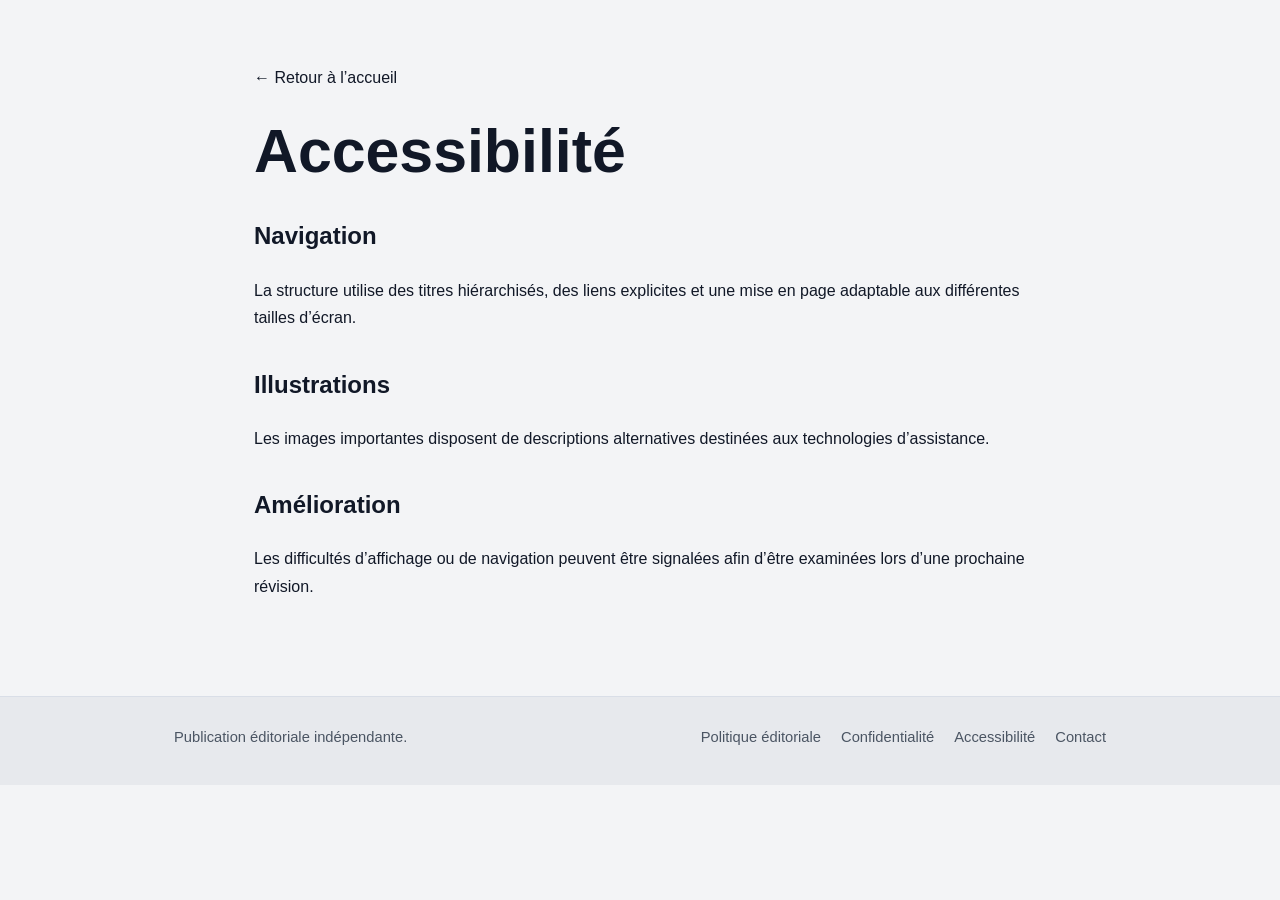
<file: public/accessibilite/index.html>
<!doctype html>
<html lang="fr">
<head>
<meta charset="utf-8">
<meta name="viewport" content="width=device-width,initial-scale=1">
<title>Accessibilité</title>
<link rel="canonical" href="./">
<link rel="stylesheet" href="../assets/css/site.css">
<link rel="icon" href="/favicon.ico" sizes="any">
<link rel="icon" type="image/png" href="/favicon.png">
</head>
<body>
<main class="utility">
<a class="utility-back" href="../">← Retour à l’accueil</a>
<h1>Accessibilité</h1>
<section><h2>Navigation</h2><p>La structure utilise des titres hiérarchisés, des liens explicites et une mise en page adaptable aux différentes tailles d’écran.</p></section><section><h2>Illustrations</h2><p>Les images importantes disposent de descriptions alternatives destinées aux technologies d’assistance.</p></section><section><h2>Amélioration</h2><p>Les difficultés d’affichage ou de navigation peuvent être signalées afin d’être examinées lors d’une prochaine révision.</p></section>
</main>
<footer class="site-footer">
<div class="footer-inner">
<span>Publication éditoriale indépendante.</span>
<nav aria-label="Informations du site">
<a href="../politique-editoriale/">Politique éditoriale</a>
<a href="../confidentialite/">Confidentialité</a>
<a href="../accessibilite/">Accessibilité</a>
<a href="../contact/">Contact</a>
</nav>
</div>
</footer>
</body>
</html>
</file>
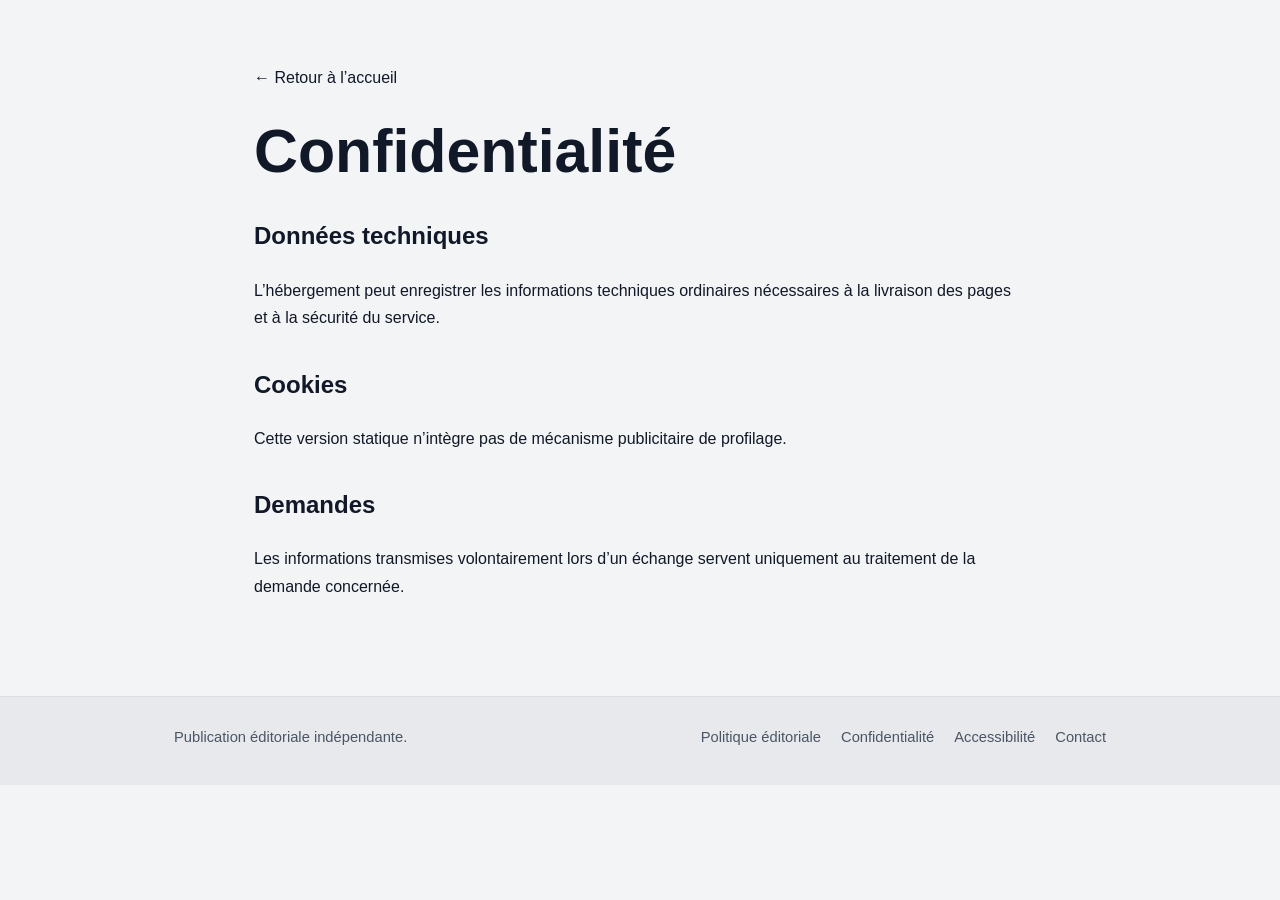
<file: public/confidentialite/index.html>
<!doctype html>
<html lang="fr">
<head>
<meta charset="utf-8">
<meta name="viewport" content="width=device-width,initial-scale=1">
<title>Confidentialité</title>
<link rel="canonical" href="./">
<link rel="stylesheet" href="../assets/css/site.css">
<link rel="icon" href="/favicon.ico" sizes="any">
<link rel="icon" type="image/png" href="/favicon.png">
</head>
<body>
<main class="utility">
<a class="utility-back" href="../">← Retour à l’accueil</a>
<h1>Confidentialité</h1>
<section><h2>Données techniques</h2><p>L’hébergement peut enregistrer les informations techniques ordinaires nécessaires à la livraison des pages et à la sécurité du service.</p></section><section><h2>Cookies</h2><p>Cette version statique n’intègre pas de mécanisme publicitaire de profilage.</p></section><section><h2>Demandes</h2><p>Les informations transmises volontairement lors d’un échange servent uniquement au traitement de la demande concernée.</p></section>
</main>
<footer class="site-footer">
<div class="footer-inner">
<span>Publication éditoriale indépendante.</span>
<nav aria-label="Informations du site">
<a href="../politique-editoriale/">Politique éditoriale</a>
<a href="../confidentialite/">Confidentialité</a>
<a href="../accessibilite/">Accessibilité</a>
<a href="../contact/">Contact</a>
</nav>
</div>
</footer>
</body>
</html>
</file>
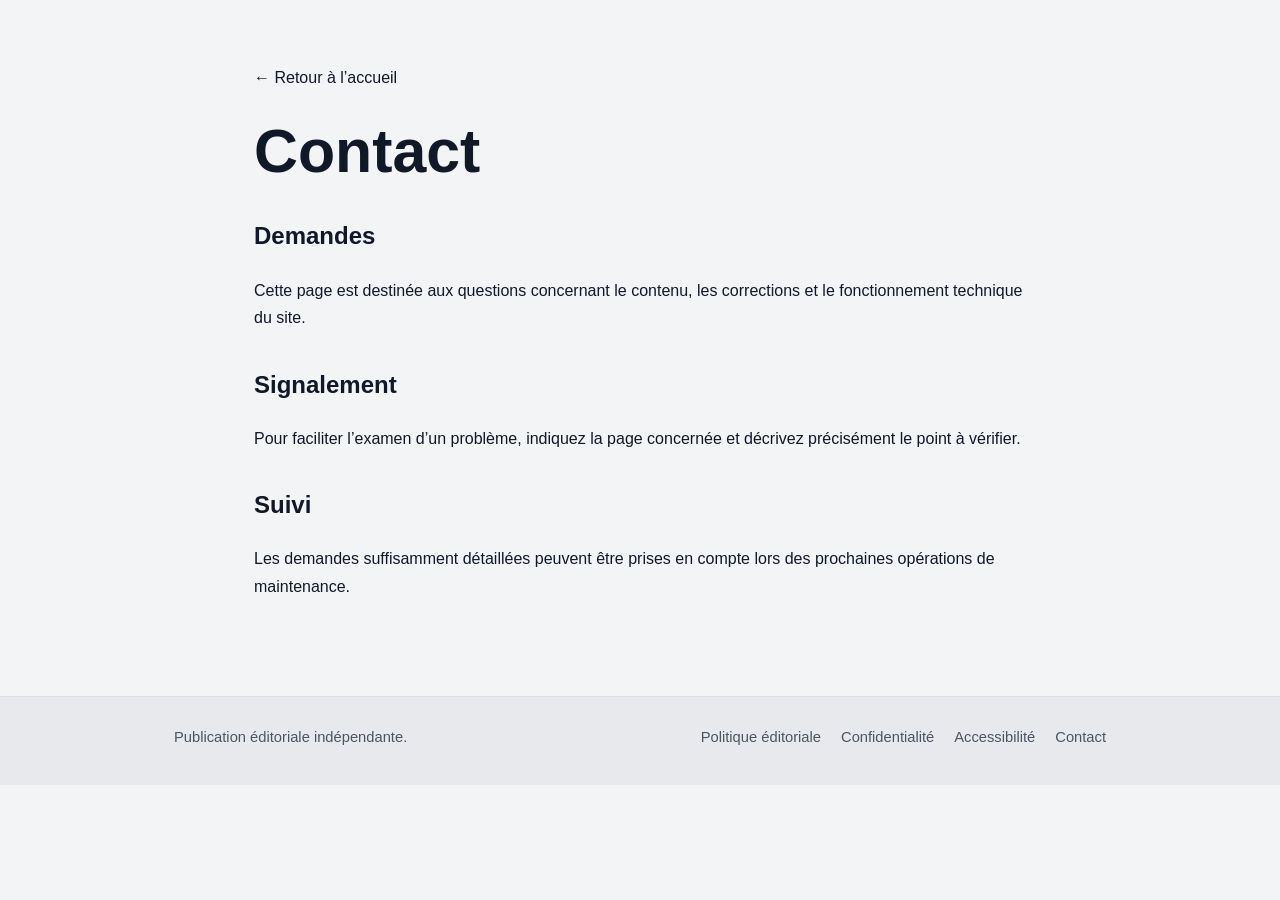
<file: public/contact/index.html>
<!doctype html>
<html lang="fr">
<head>
<meta charset="utf-8">
<meta name="viewport" content="width=device-width,initial-scale=1">
<title>Contact</title>
<link rel="canonical" href="./">
<link rel="stylesheet" href="../assets/css/site.css">
<link rel="icon" href="/favicon.ico" sizes="any">
<link rel="icon" type="image/png" href="/favicon.png">
</head>
<body>
<main class="utility">
<a class="utility-back" href="../">← Retour à l’accueil</a>
<h1>Contact</h1>
<section><h2>Demandes</h2><p>Cette page est destinée aux questions concernant le contenu, les corrections et le fonctionnement technique du site.</p></section><section><h2>Signalement</h2><p>Pour faciliter l’examen d’un problème, indiquez la page concernée et décrivez précisément le point à vérifier.</p></section><section><h2>Suivi</h2><p>Les demandes suffisamment détaillées peuvent être prises en compte lors des prochaines opérations de maintenance.</p></section>
</main>
<footer class="site-footer">
<div class="footer-inner">
<span>Publication éditoriale indépendante.</span>
<nav aria-label="Informations du site">
<a href="../politique-editoriale/">Politique éditoriale</a>
<a href="../confidentialite/">Confidentialité</a>
<a href="../accessibilite/">Accessibilité</a>
<a href="../contact/">Contact</a>
</nav>
</div>
</footer>
</body>
</html>
</file>
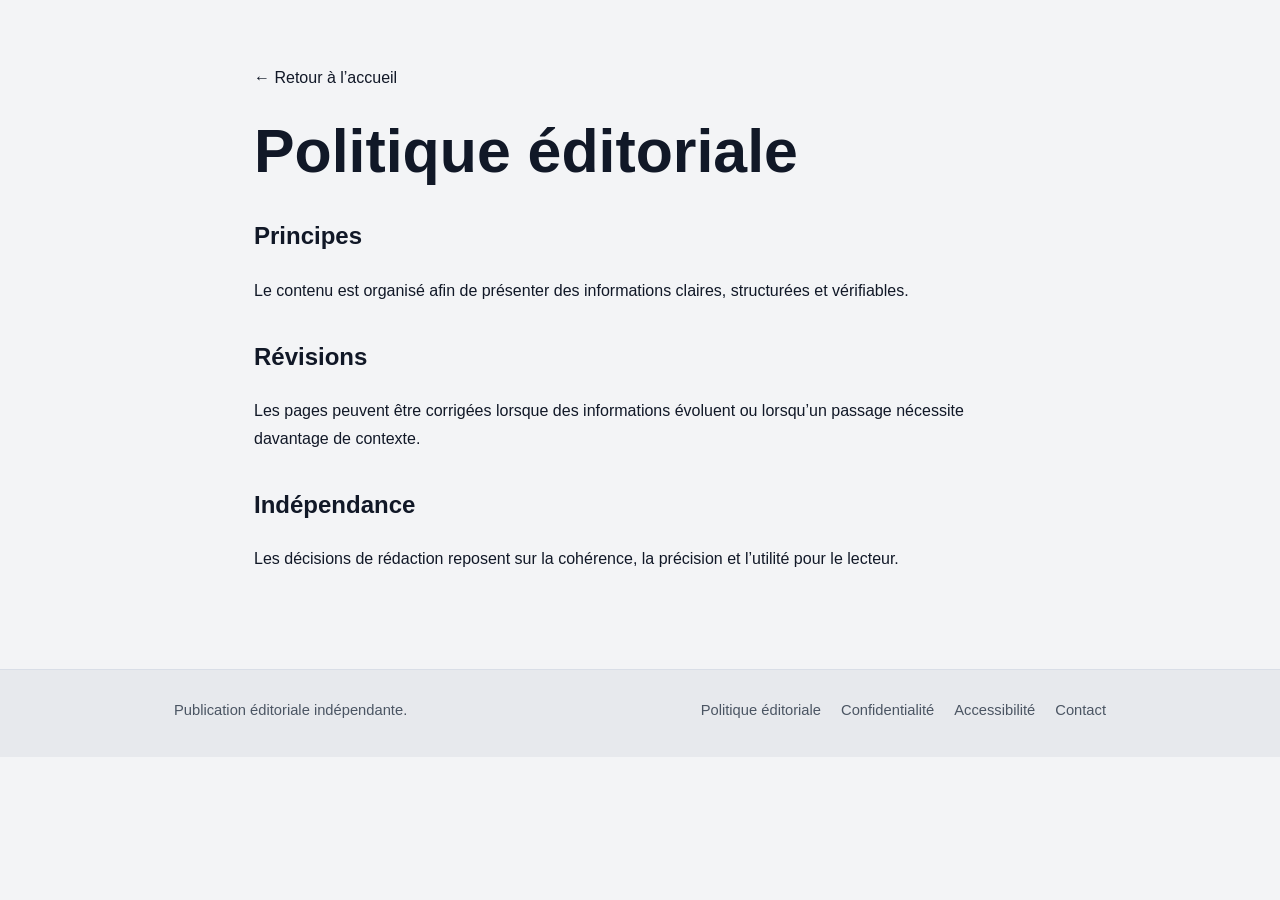
<file: public/politique-editoriale/index.html>
<!doctype html>
<html lang="fr">
<head>
<meta charset="utf-8">
<meta name="viewport" content="width=device-width,initial-scale=1">
<title>Politique éditoriale</title>
<link rel="canonical" href="./">
<link rel="stylesheet" href="../assets/css/site.css">
<link rel="icon" href="/favicon.ico" sizes="any">
<link rel="icon" type="image/png" href="/favicon.png">
</head>
<body>
<main class="utility">
<a class="utility-back" href="../">← Retour à l’accueil</a>
<h1>Politique éditoriale</h1>
<section><h2>Principes</h2><p>Le contenu est organisé afin de présenter des informations claires, structurées et vérifiables.</p></section><section><h2>Révisions</h2><p>Les pages peuvent être corrigées lorsque des informations évoluent ou lorsqu’un passage nécessite davantage de contexte.</p></section><section><h2>Indépendance</h2><p>Les décisions de rédaction reposent sur la cohérence, la précision et l’utilité pour le lecteur.</p></section>
</main>
<footer class="site-footer">
<div class="footer-inner">
<span>Publication éditoriale indépendante.</span>
<nav aria-label="Informations du site">
<a href="../politique-editoriale/">Politique éditoriale</a>
<a href="../confidentialite/">Confidentialité</a>
<a href="../accessibilite/">Accessibilité</a>
<a href="../contact/">Contact</a>
</nav>
</div>
</footer>
</body>
</html>
</file>
<file: public/assets/css/site.css>
:root{
  --bg:#f3f4f6;--surface:#fff;--ink:#111827;--muted:#667085;--line:#d9dee7;
  --blue:#1769e0;--blue-soft:#eaf2ff;--green:#18864b;--green-dark:#116538;--max:980px;
}
*{box-sizing:border-box}
html{scroll-behavior:smooth}
body{margin:0;background:var(--bg);color:var(--ink);font-family:Inter,ui-sans-serif,-apple-system,BlinkMacSystemFont,"Segoe UI",Roboto,Arial,sans-serif;line-height:1.72}
img{display:block;max-width:100%}
a{color:inherit}
.skip-link{position:absolute;left:-9999px;top:8px}
.skip-link:focus{left:12px;background:#fff;padding:10px 14px;border-radius:8px;z-index:1000}
main{max-width:var(--max);margin:0 auto;padding:58px 24px 76px}
.page-lead{padding:0 0 34px;border-bottom:1px solid var(--line);margin-bottom:34px}
.page-lead h1{margin:0;font-size:clamp(2.35rem,5vw,4.5rem);line-height:1.04;letter-spacing:-.045em;font-weight:760}
.article{background:var(--surface);border:1px solid var(--line);border-radius:20px;padding:clamp(24px,4vw,48px)}
.article h2{margin:2.15em 0 .65em;font-size:clamp(1.65rem,3vw,2.35rem);line-height:1.17;letter-spacing:-.025em}
.article h2:first-child{margin-top:0}
.article h3{margin:1.75em 0 .55em;font-size:1.26rem;line-height:1.32}
.article p{margin:0 0 1.1em}
.article ul,.article ol{padding-left:1.35rem;margin:1rem 0 1.35rem}
.article li{margin:.45rem 0}
.article blockquote{margin:1.5rem 0;padding:17px 20px;border-left:4px solid var(--blue);background:var(--blue-soft);border-radius:0 12px 12px 0}
.article table{width:100%;border-collapse:collapse;margin:1.4rem 0 1.8rem;font-size:.92rem}
.article th,.article td{border:1px solid var(--line);padding:11px 12px;text-align:left;vertical-align:top}
.article th{background:#f1f5f9}
.article-image{margin:1.55rem 0 2rem;width:100%}
.article-image img{display:block;width:100%;height:auto;max-width:100%;object-fit:contain;object-position:center;border-radius:16px;border:1px solid var(--line);background:#f8f8f6}

/* Affiliate table */
.affiliate-top{margin:1.6rem 0 2.5rem;padding:22px;border-radius:18px;background:#f4f7fb;border:1px solid var(--line)}
.affiliate-heading{margin-bottom:16px}
.affiliate-heading h2{margin:0 0 5px!important;font-size:1.45rem}
.affiliate-heading p{margin:0;color:var(--muted);font-size:.92rem}
.affiliate-list{display:grid;gap:12px}
.affiliate-card{position:relative;display:grid;grid-template-columns:42px 80px minmax(145px,.8fr) minmax(220px,1.25fr) 155px;gap:16px;align-items:center;min-height:112px;padding:16px;border:1px solid #dce3ed;border-radius:16px;background:#fff;box-shadow:0 4px 14px rgba(15,23,42,.045);transition:transform .18s ease,box-shadow .18s ease}
.affiliate-card:not(.skeleton-card):hover{transform:translateY(-2px);box-shadow:0 10px 24px rgba(15,23,42,.09)}
.affiliate-card.is-top{border:2px solid var(--blue);box-shadow:0 10px 28px rgba(23,105,224,.13)}
.top-badge{position:absolute;left:18px;top:-12px;background:var(--blue);color:#fff;border-radius:999px;padding:4px 9px;font-size:.68rem;font-weight:800;letter-spacing:.045em}
.rank-badge{width:34px;height:34px;border-radius:50%;display:grid;place-items:center;font-weight:800;background:#eff3f8;color:#344054}
.is-top .rank-badge{background:var(--blue);color:#fff}
.logo-tile{width:80px;height:80px;border-radius:14px;display:grid;place-items:center;overflow:hidden;box-shadow:inset 0 0 0 1px rgba(15,23,42,.09)}
.logo-tile img{width:80%;height:80%;object-fit:contain}
.brand-name{font-size:1.08rem;font-weight:800;margin-bottom:7px}
.rating-row{display:flex;align-items:center;gap:7px;color:var(--muted);font-size:.86rem}
.stars{--fill:100%;position:relative;display:inline-block;font-size:17px;line-height:1;letter-spacing:1px;color:#d5dbe4}
.stars::before{content:"★★★★★"}
.stars::after{content:"★★★★★";position:absolute;inset:0 auto 0 0;width:var(--fill);overflow:hidden;color:#f4b400;white-space:nowrap}
.bonus-label{font-size:.72rem;font-weight:800;letter-spacing:.065em;text-transform:uppercase;color:#7a8290;margin-bottom:4px}
.bonus-text{font-weight:750;line-height:1.34}
.cta-button{display:flex;align-items:center;justify-content:center;min-height:48px;width:100%;border-radius:11px;background:var(--green);color:#fff!important;text-decoration:none;font-weight:800}
.cta-button:hover{background:var(--green-dark)}
.affiliate-error{padding:18px;text-align:center;border:1px solid #ead1d1;background:#fff7f7;border-radius:12px;color:#8b3434}
.skeleton-card{grid-template-columns:80px minmax(160px,.9fr) minmax(220px,1.3fr) 150px}
.skel{position:relative;overflow:hidden;border-radius:10px;background:#e7ebf1}
.skel::after{content:"";position:absolute;inset:0;transform:translateX(-100%);background:linear-gradient(90deg,transparent,rgba(255,255,255,.65),transparent);animation:shimmer 1.25s infinite}
.skel-logo{width:80px;height:80px}
.skel-lines{height:48px}
.skel-bonus{height:54px}
.skel-button{height:48px}
@keyframes shimmer{100%{transform:translateX(100%)}}

.site-footer{border-top:1px solid var(--line);background:#e7e9ed}
.footer-inner{max-width:var(--max);margin:0 auto;padding:28px 24px 34px;display:flex;gap:24px;justify-content:space-between;align-items:center;color:#4b5563;font-size:.92rem}
.site-footer nav{display:flex;flex-wrap:wrap;gap:12px 20px}
.site-footer a{text-decoration:none}
.site-footer a:hover{text-decoration:underline}
.utility{max-width:820px;margin:0 auto;padding:64px 24px 80px}
.utility h1{margin:0 0 28px;font-size:clamp(2.2rem,5vw,3.8rem);line-height:1.05}
.utility h2{margin-top:32px}
.utility-back{display:inline-block;margin-bottom:28px;text-decoration:none}

@media(max-width:860px){
  .affiliate-card{grid-template-columns:38px 72px 1fr 150px}
  .bonus-col{grid-column:3/5}
  .logo-tile{width:72px;height:72px}
}
@media(max-width:720px){
  main{padding:34px 16px 60px}
  .article{padding:21px 17px;border-radius:16px}
  .article table{display:block;overflow-x:auto}
  .affiliate-top{padding:16px;margin-left:-4px;margin-right:-4px}
  .affiliate-card{grid-template-columns:64px 1fr;gap:12px;padding:18px 14px 14px}
  .rank-badge{position:absolute;top:10px;right:10px;width:30px;height:30px}
  .logo-tile{width:64px;height:64px}
  .brand-col{padding-right:38px}
  .bonus-col{grid-column:1/-1;text-align:center;background:#f6f8fb;border-radius:11px;padding:12px}
  .cta-col{grid-column:1/-1}
  .cta-button{min-height:52px}
  .top-badge{left:14px}
  .skeleton-card{grid-template-columns:64px 1fr}
  .skel-logo{width:64px;height:64px}
  .skel-bonus,.skel-button{grid-column:1/-1}
  .footer-inner{align-items:flex-start;flex-direction:column}
}
</file>
